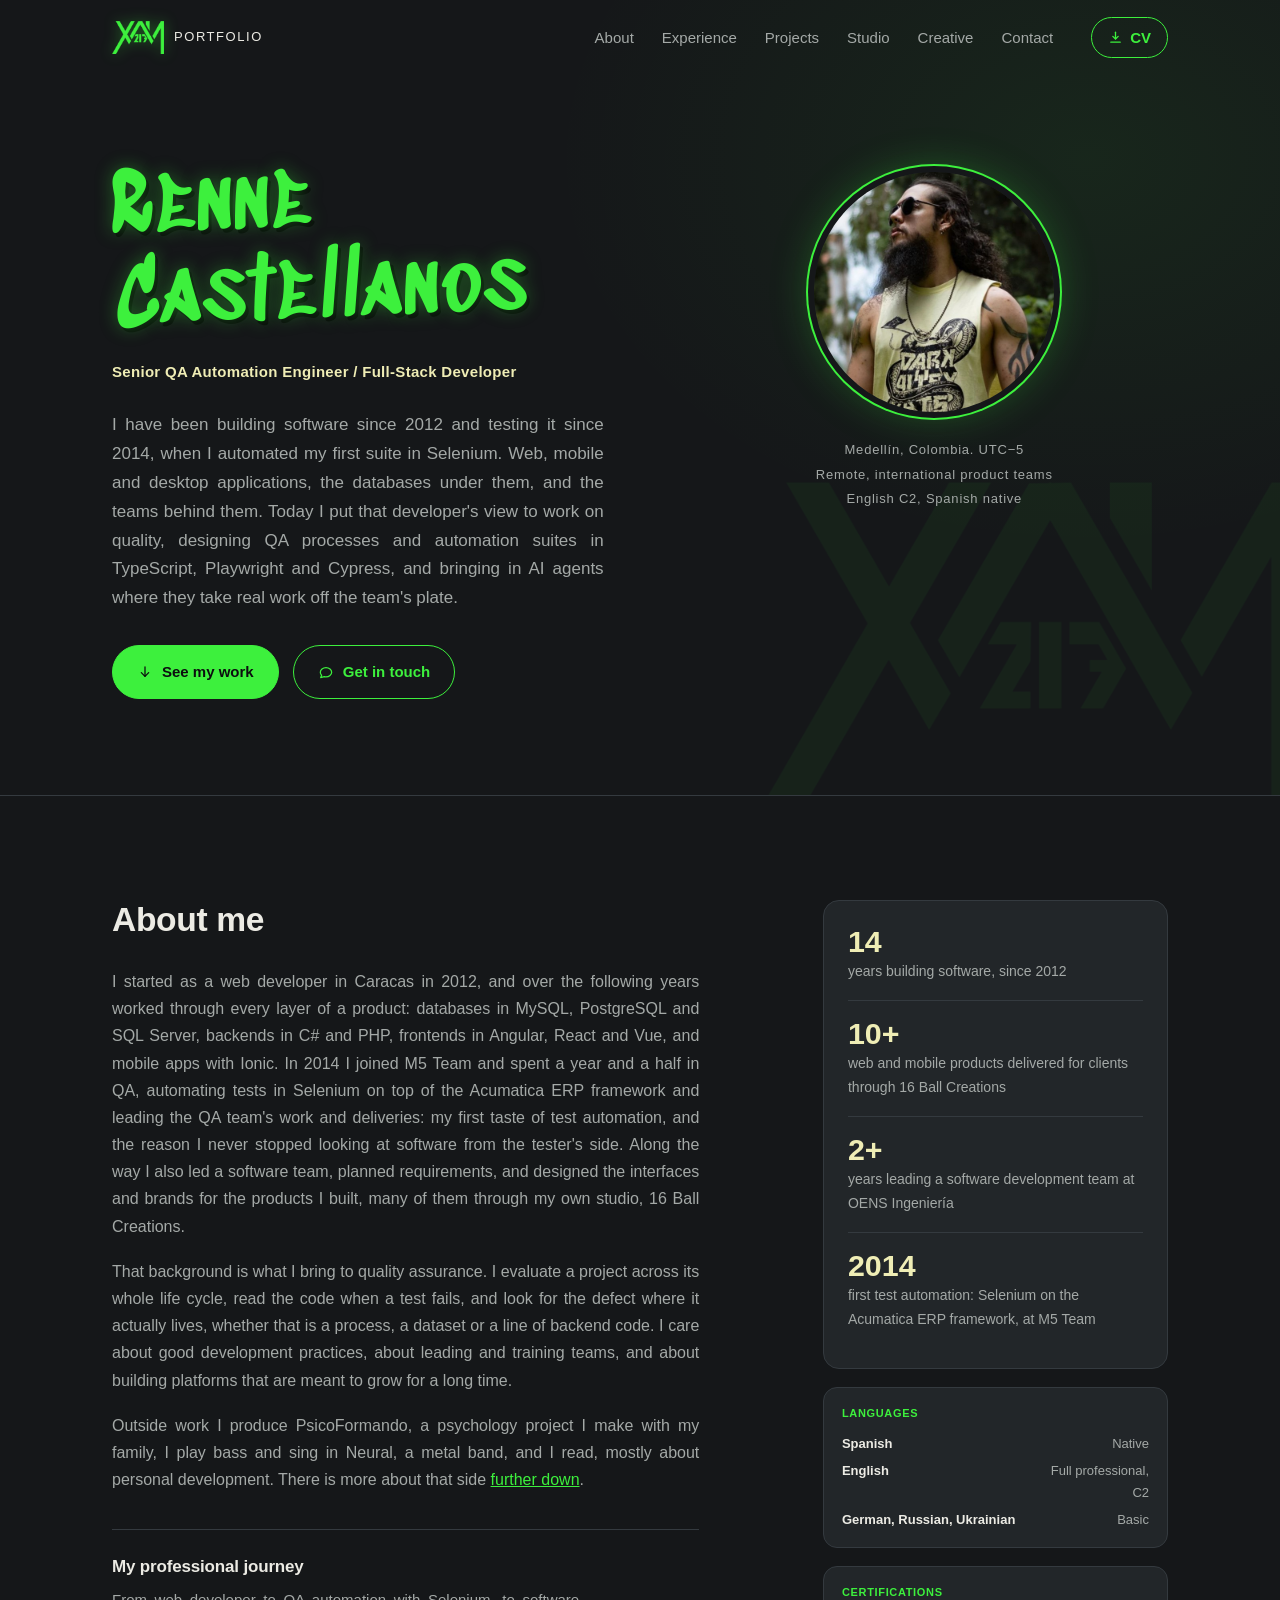
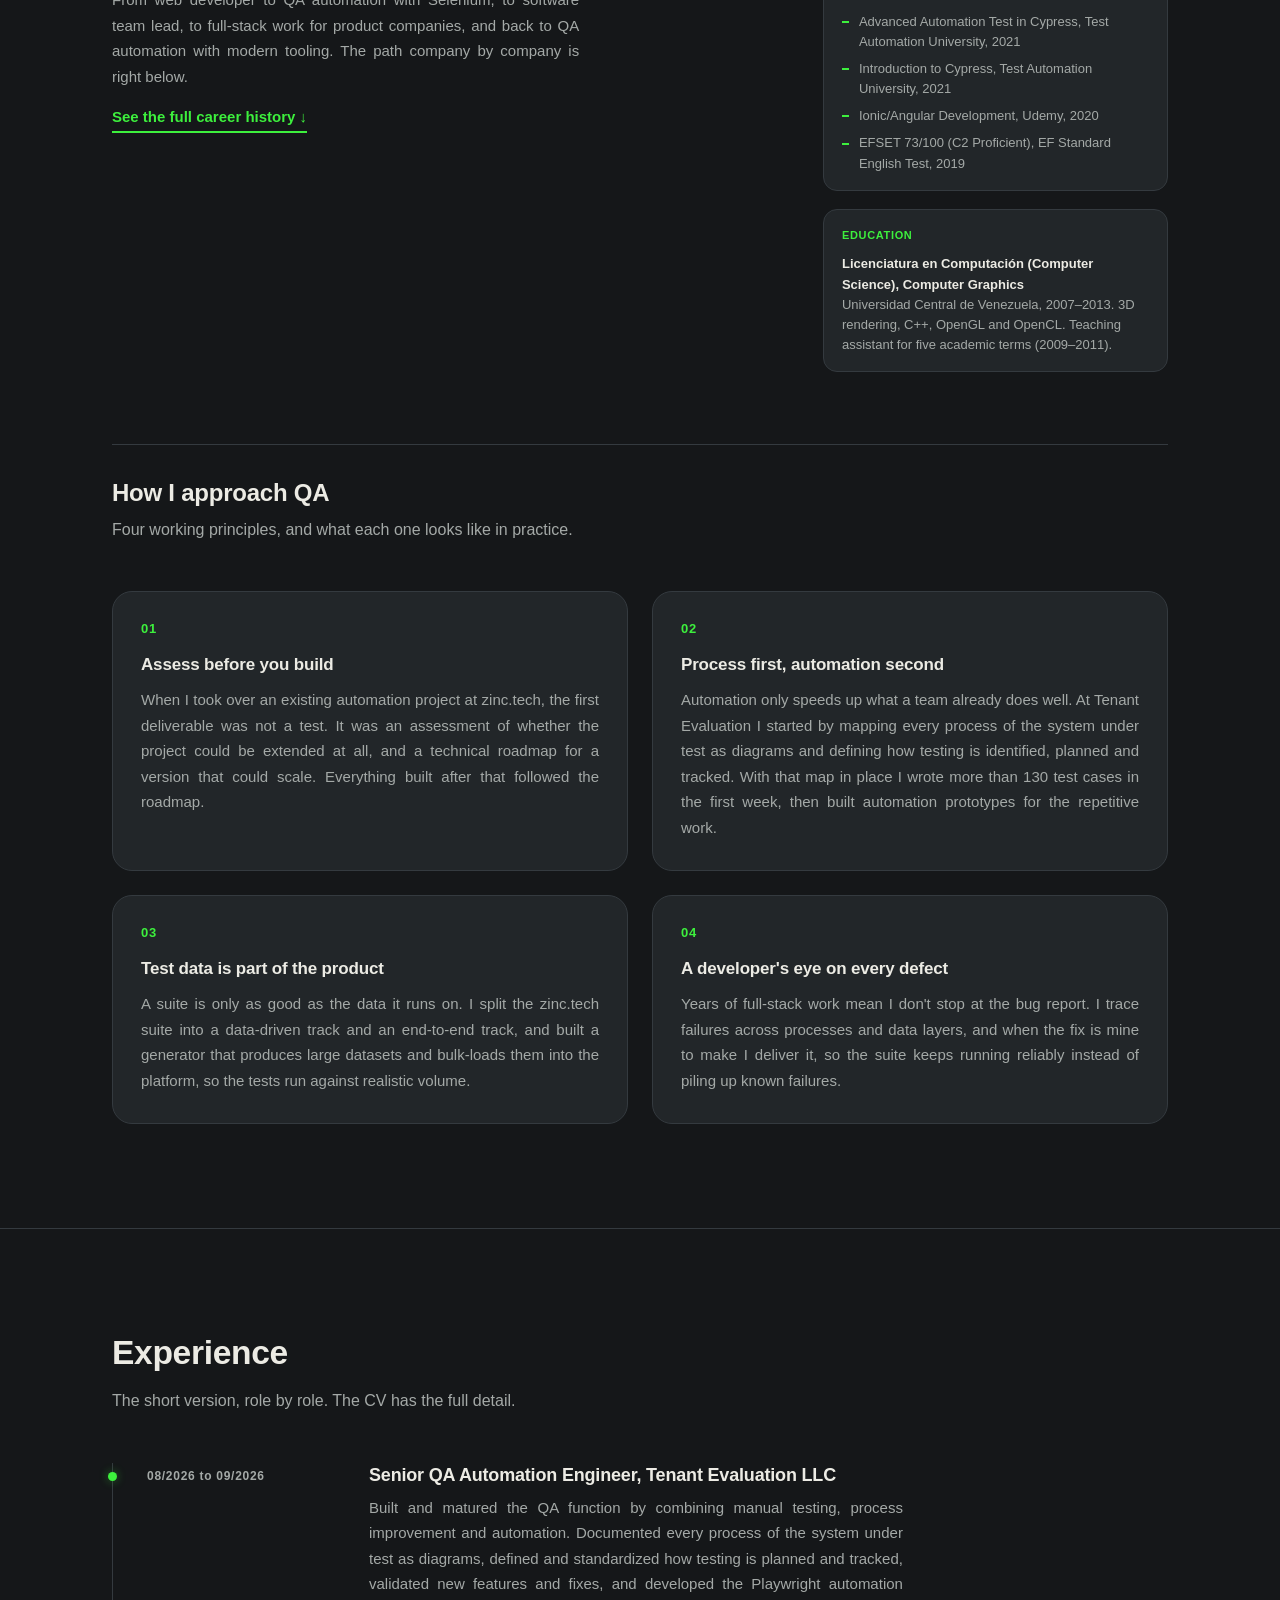
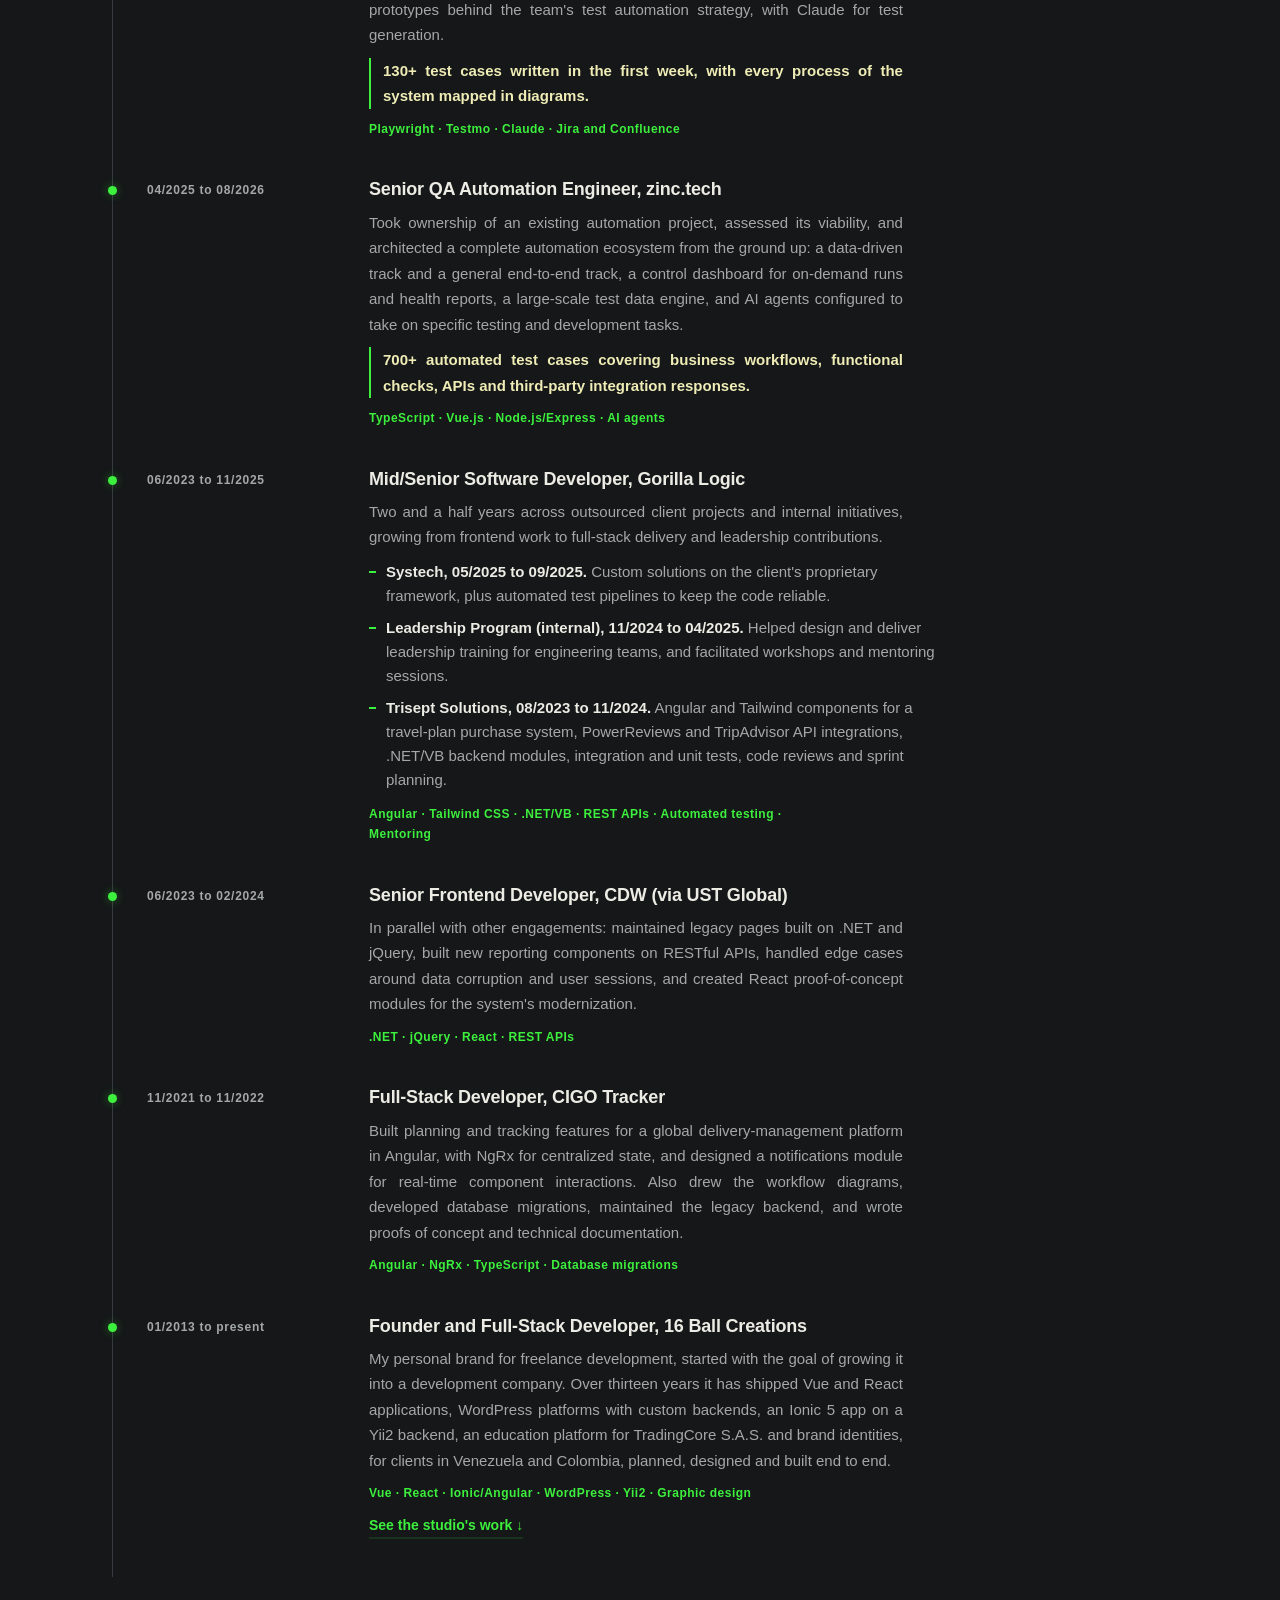
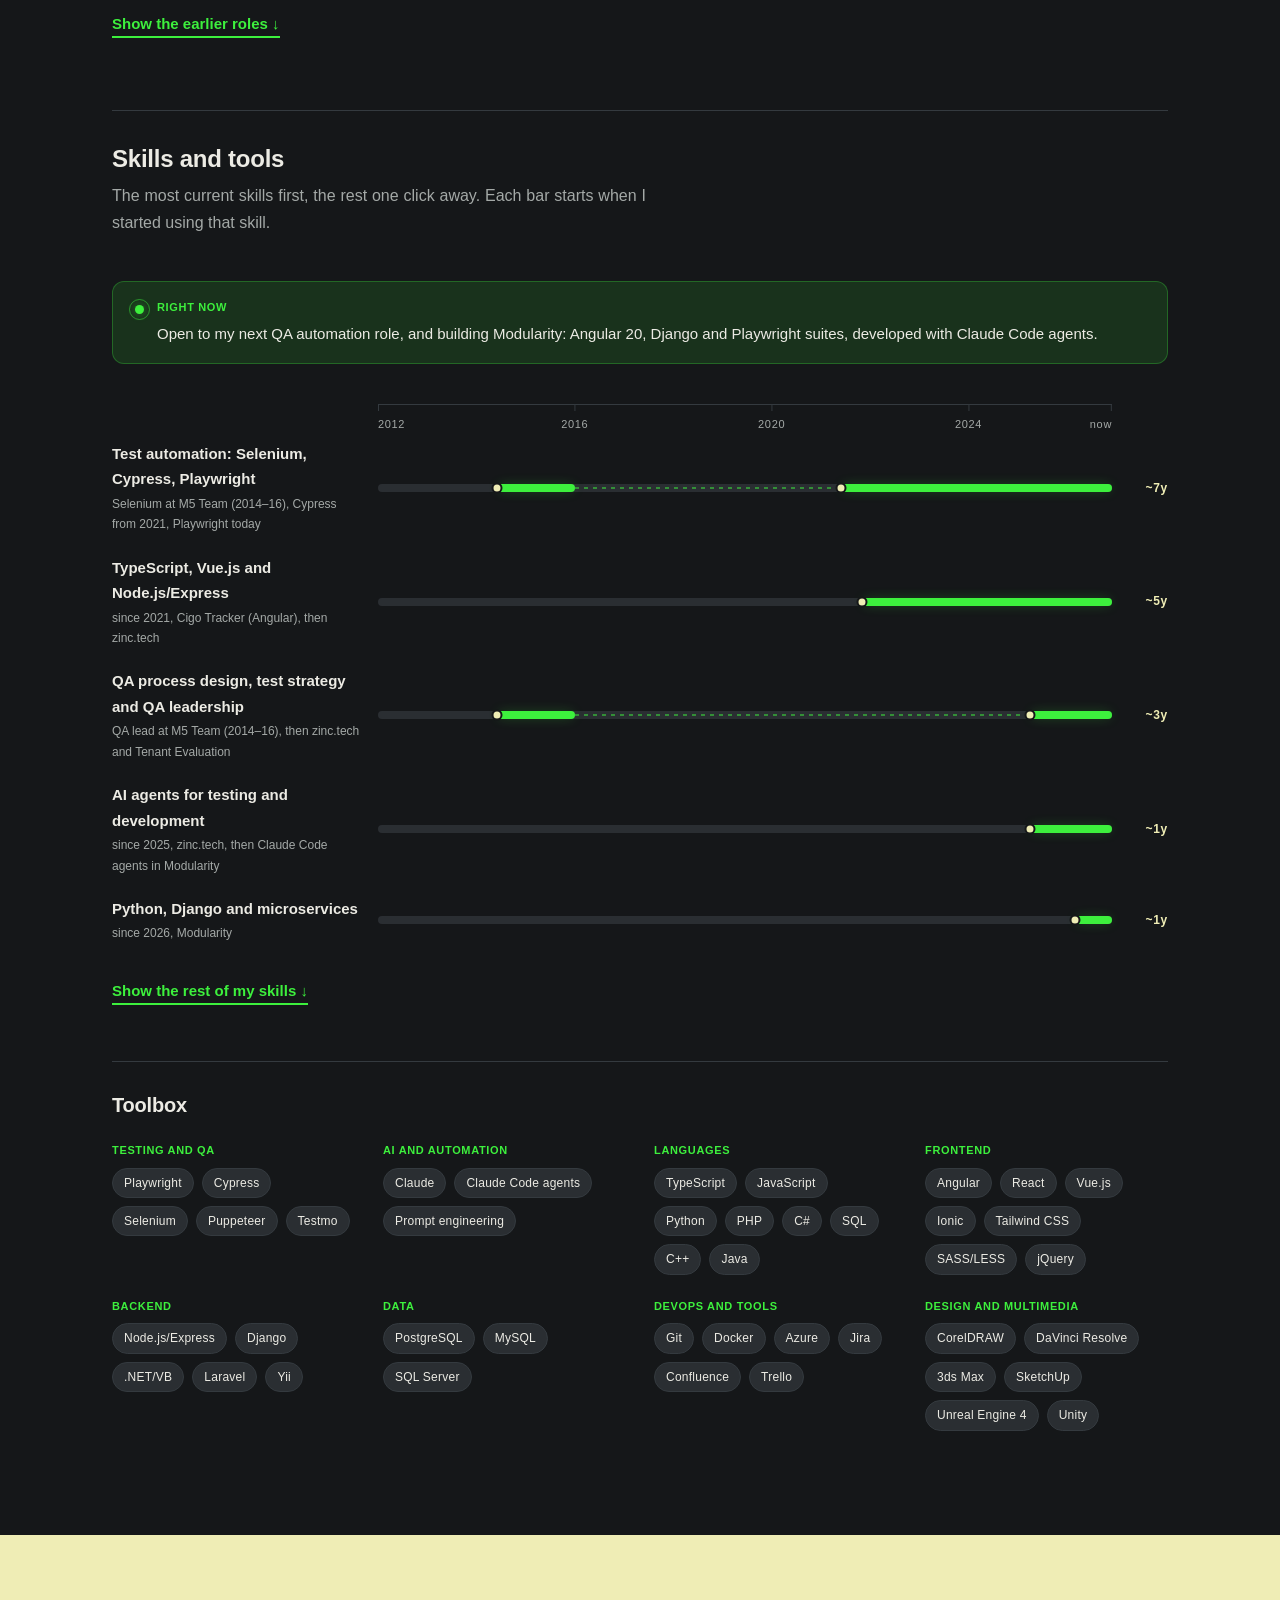
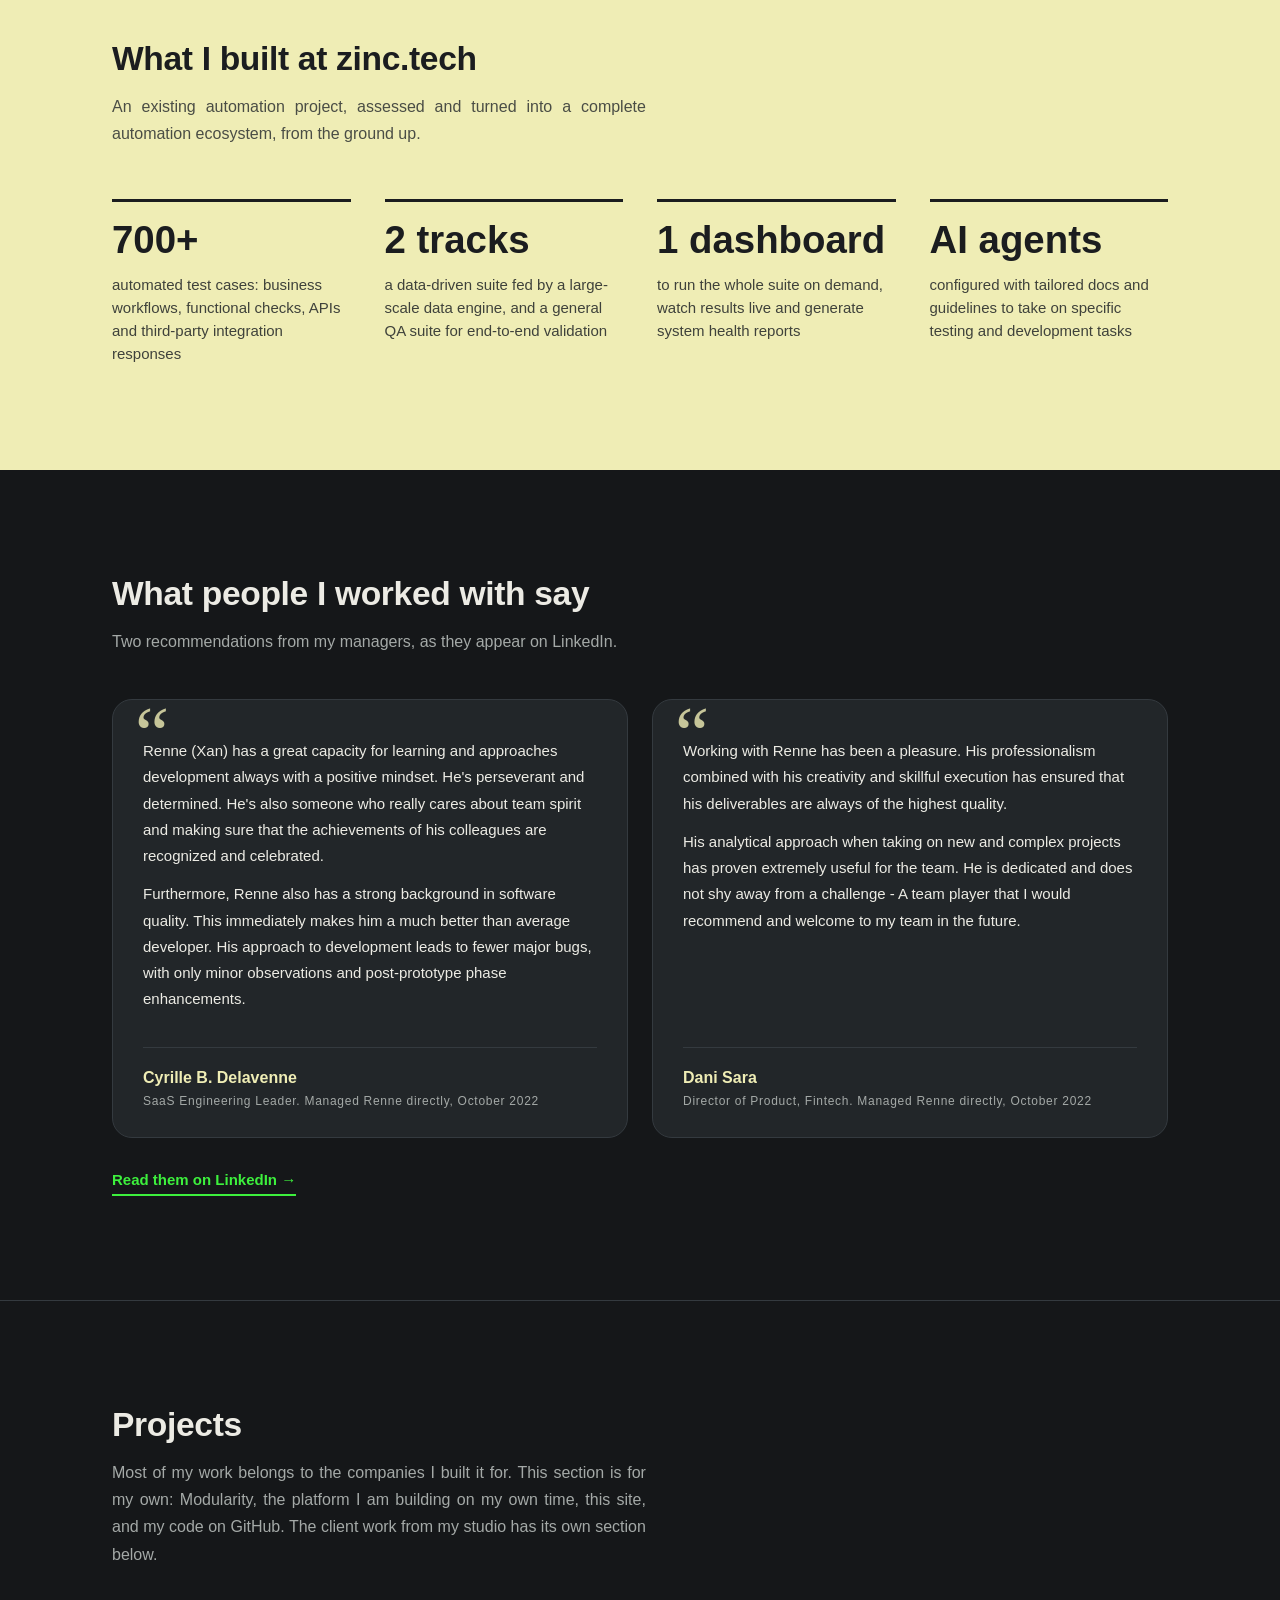
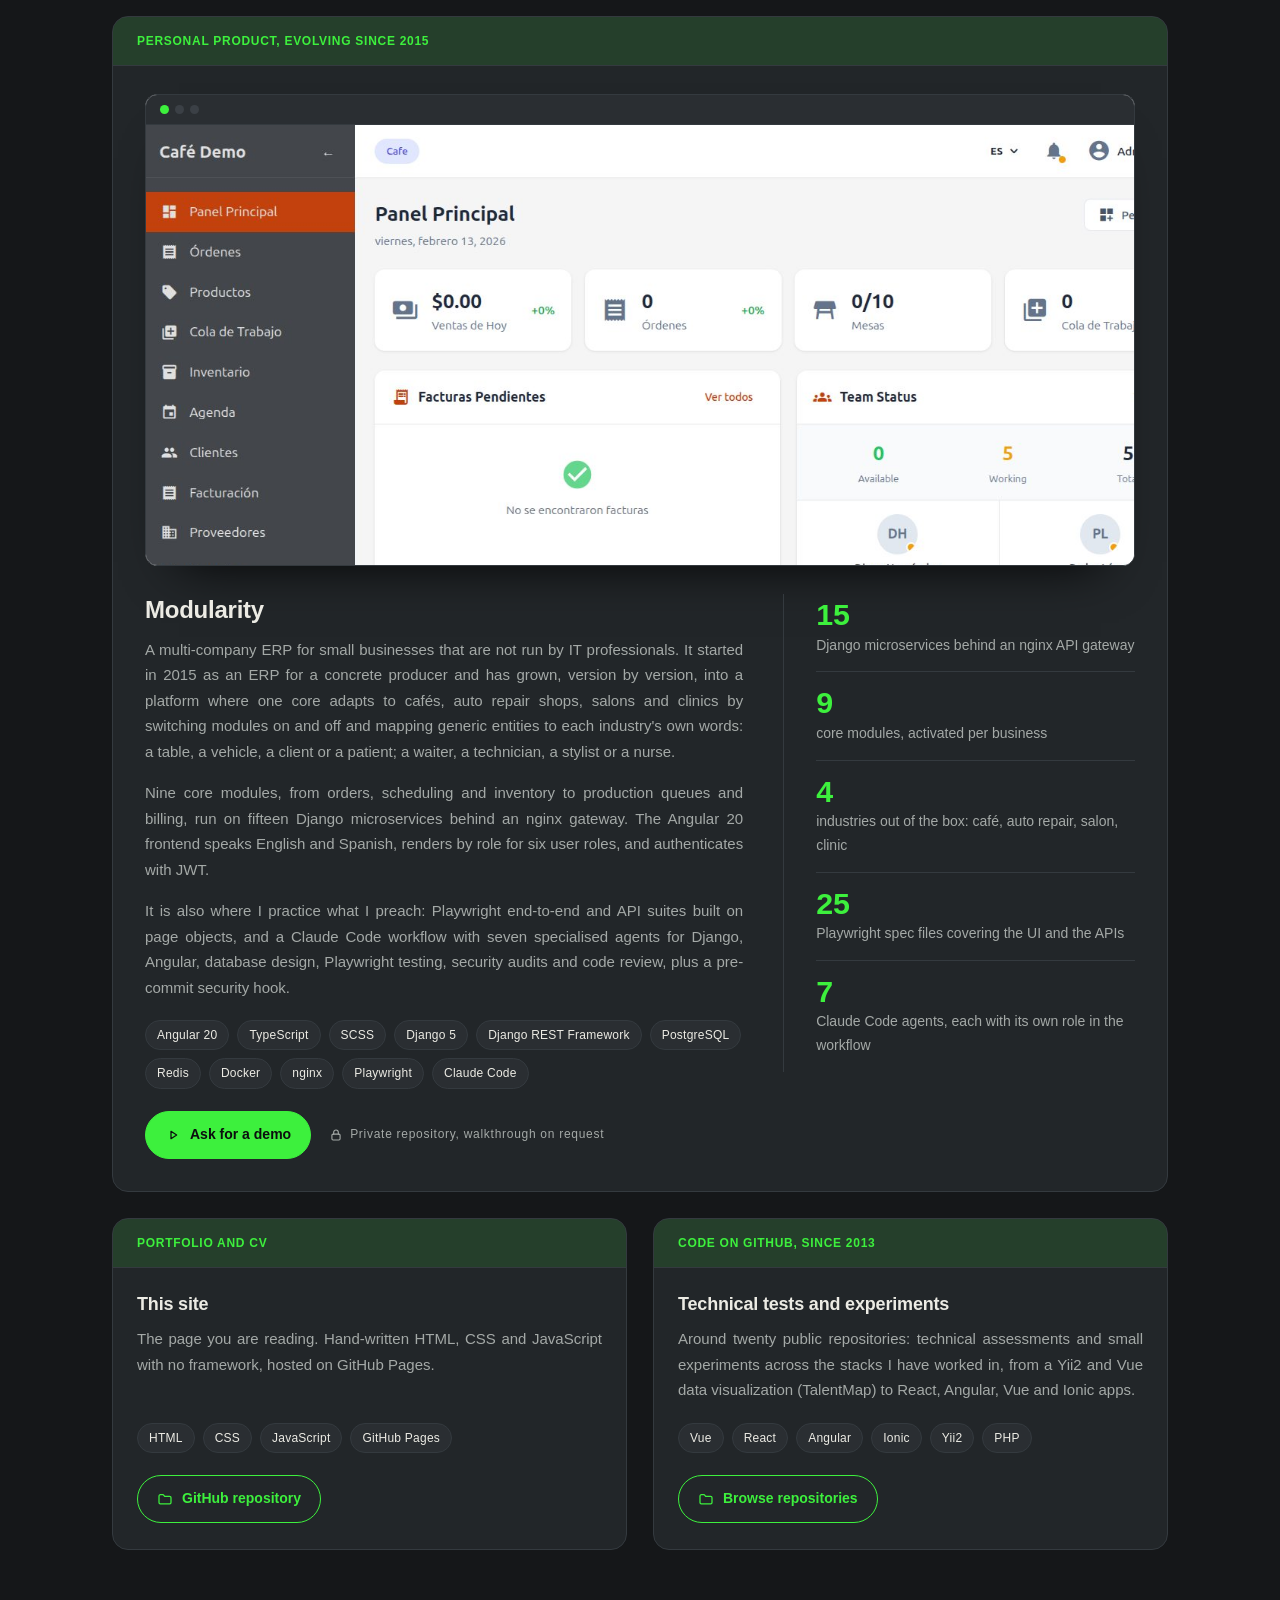
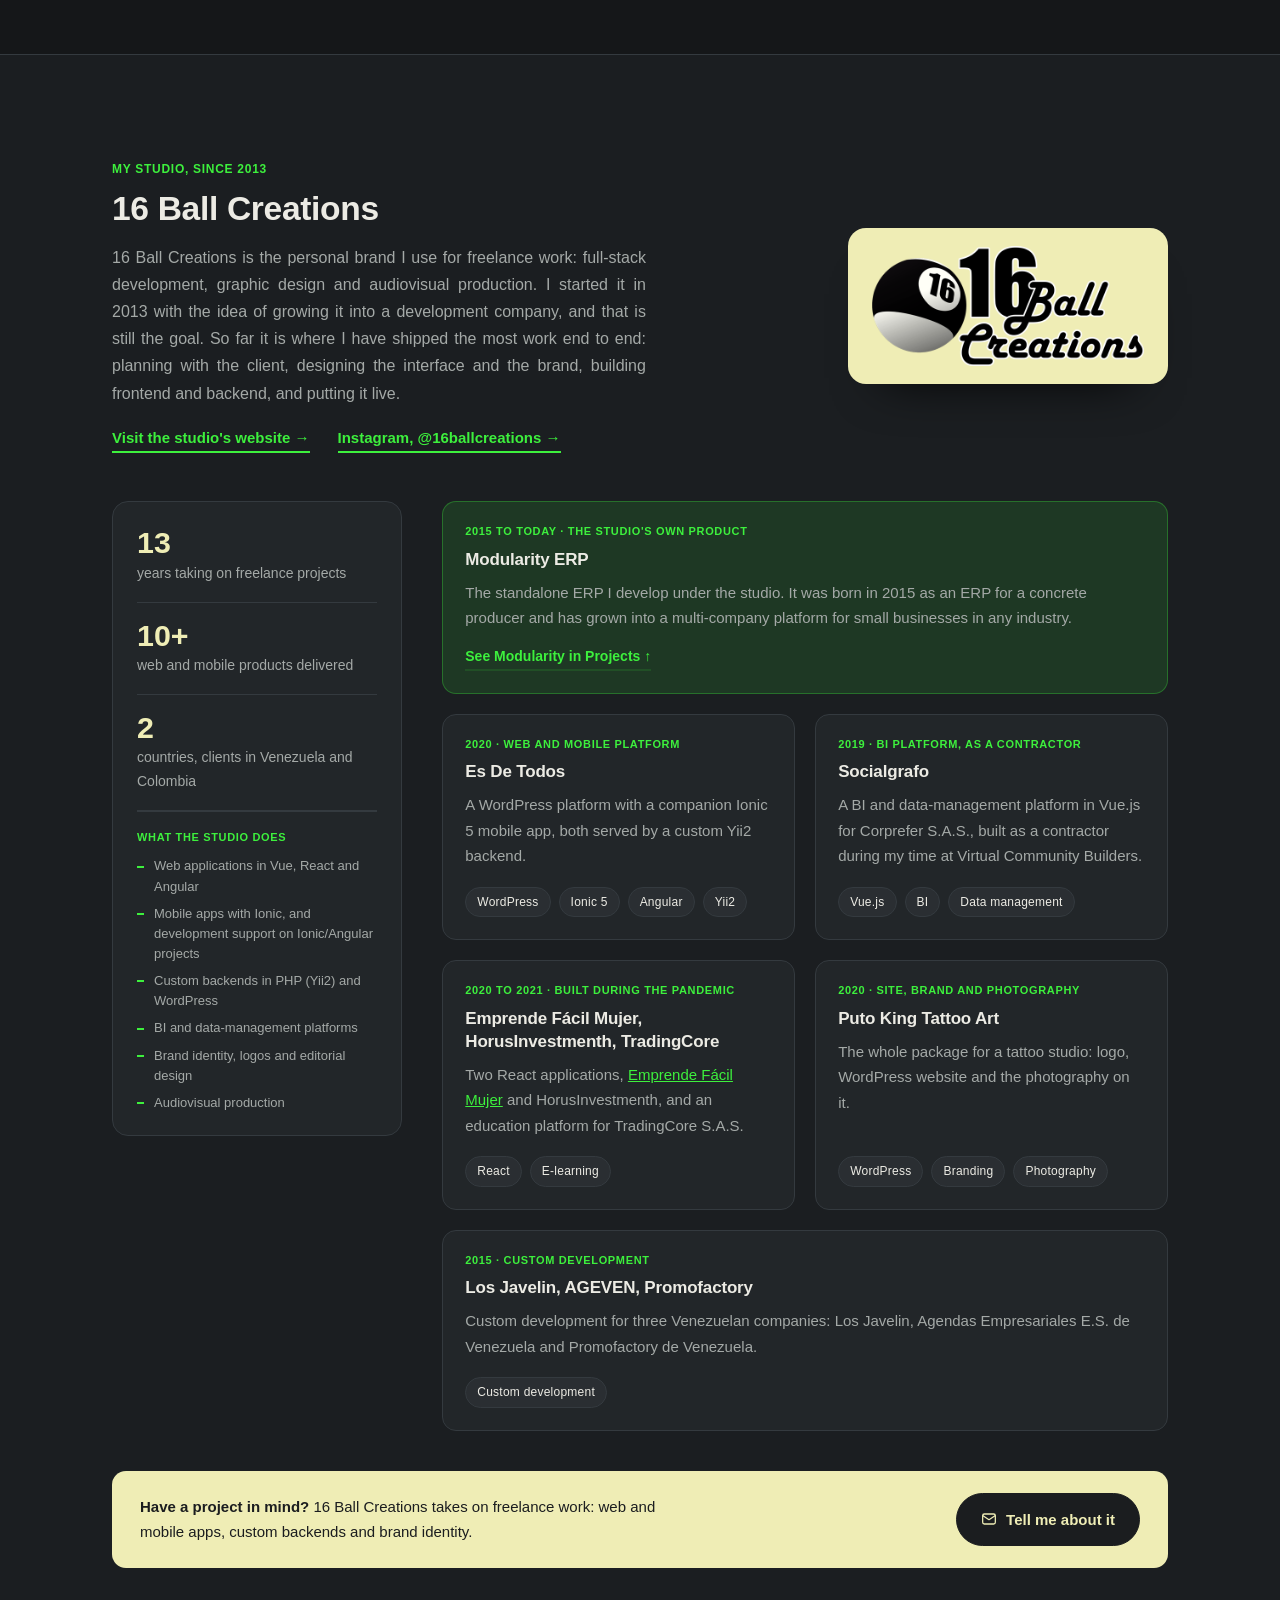
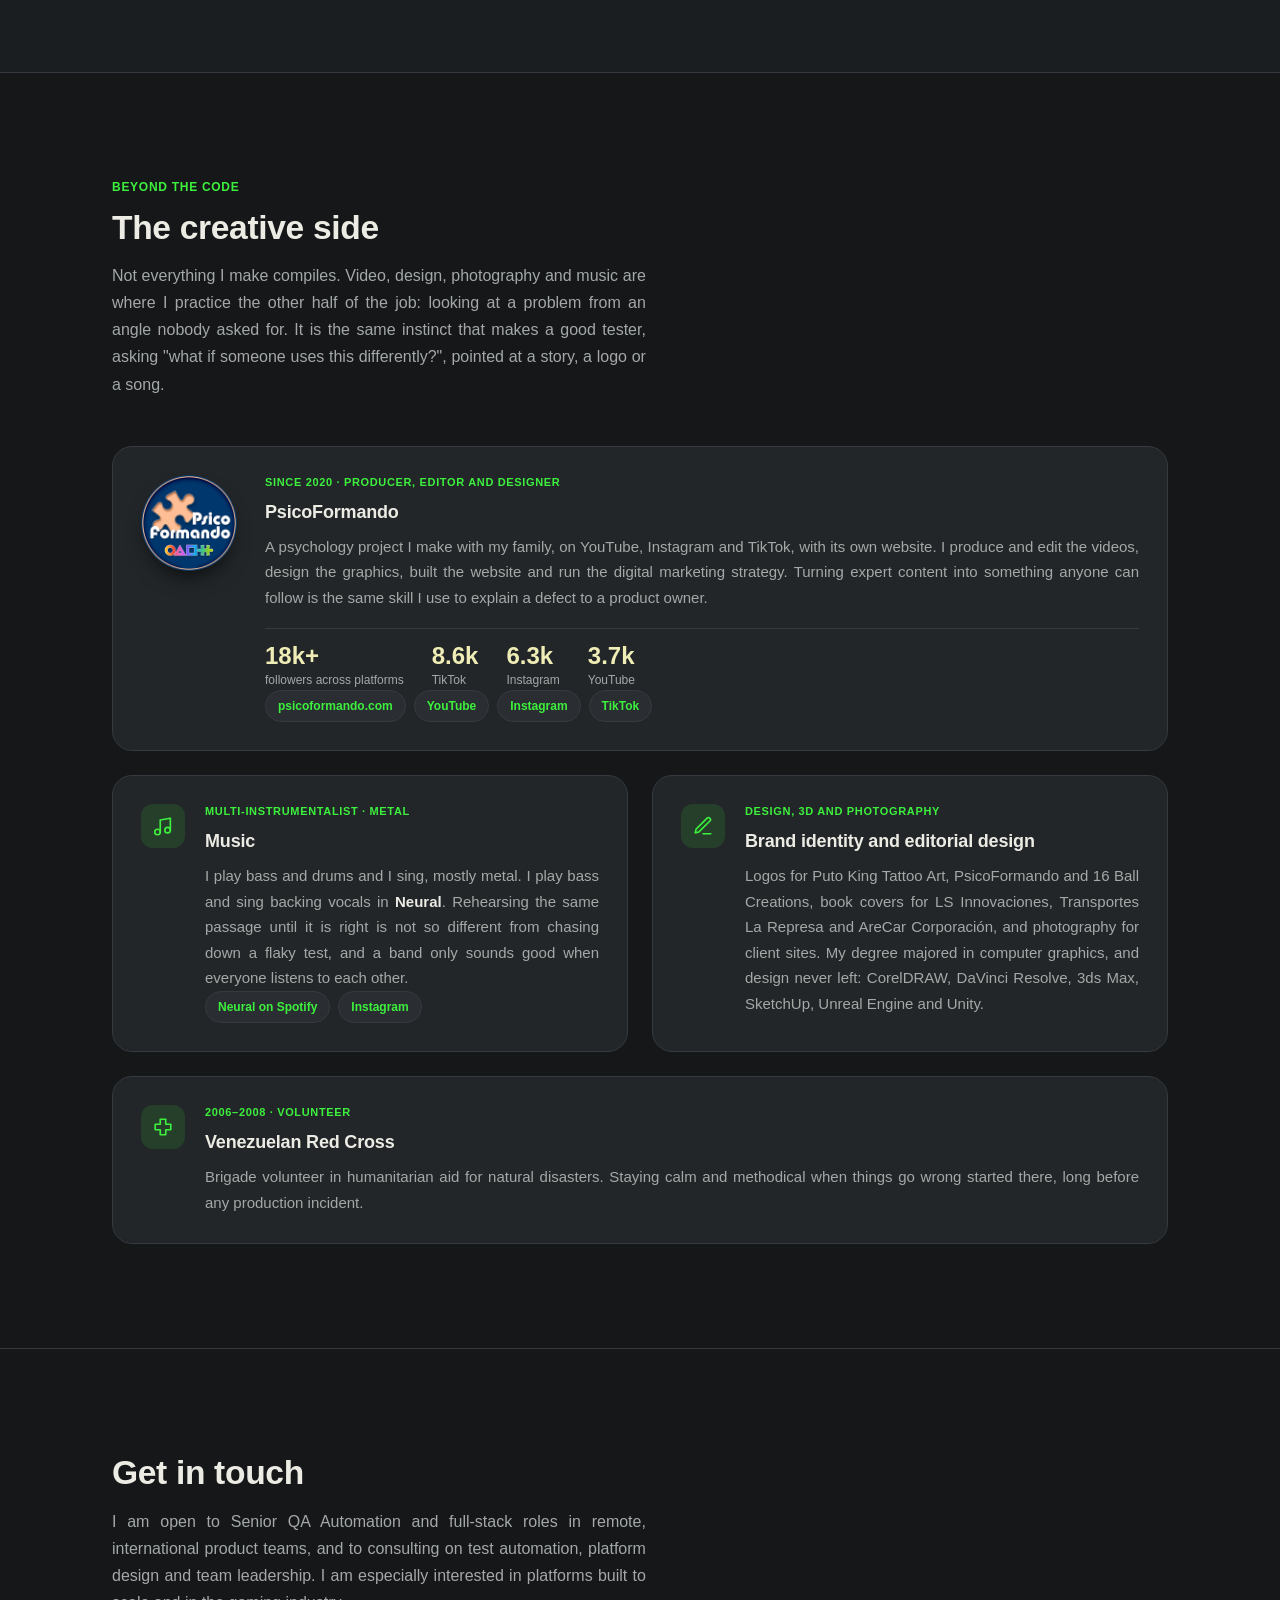
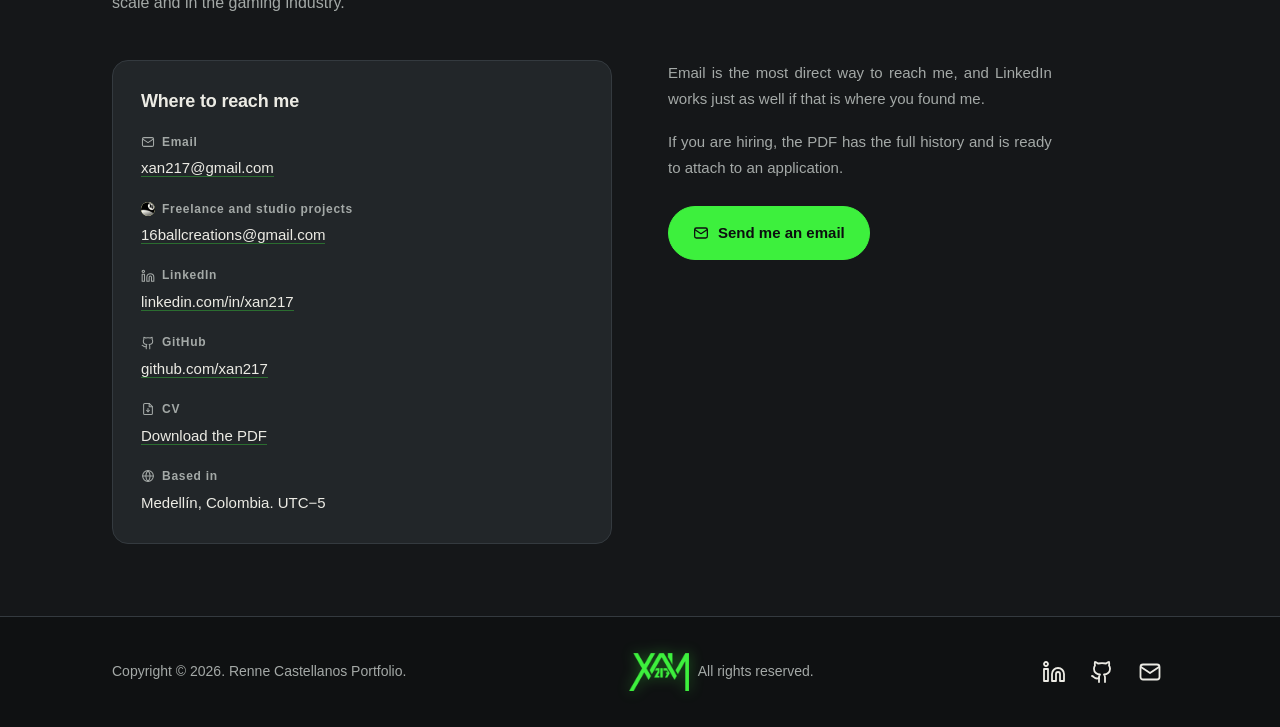
<file: index.html>
<!DOCTYPE html>
<html lang="en">
<head>
<meta charset="utf-8">
<meta name="viewport" content="width=device-width, initial-scale=1">
<title>Renne Castellanos, Senior QA Automation Engineer and Full-Stack Developer</title>
<meta name="description" content="Senior QA Automation Engineer and Full-Stack Developer building software since 2012. Playwright, Cypress, TypeScript, Vue, React, Angular, and AI agents for testing.">
<meta property="og:type" content="profile">
<meta property="og:title" content="Renne Castellanos, Senior QA Automation Engineer">
<meta property="og:description" content="Full-stack developer since 2012, now building QA processes and test automation with Playwright, Cypress, TypeScript and AI agents.">
<meta property="og:url" content="https://xan217.github.io/portfolio/">
<link rel="canonical" href="https://xan217.github.io/portfolio/">
<link rel="icon" href="assets/img/favicon.png?v=20260921b" type="image/png">
<link rel="preconnect" href="https://fonts.googleapis.com">
<link rel="preconnect" href="https://fonts.gstatic.com" crossorigin>
<link href="https://fonts.googleapis.com/css2?family=Sedgwick+Ave+Display&display=swap" rel="stylesheet">
<meta name="theme-color" content="#151719">
<link rel="stylesheet" href="assets/css/styles.css?v=20260921c">
</head>
<body>

<header class="site-header" id="siteHeader">
  <div class="wrap header-inner">
    <a class="monogram" href="#top"><span class="mark-tag" aria-hidden="true"><span class="brand-mark"></span></span><em>Portfolio</em></a>
    <button class="menu-btn" id="menuBtn" type="button" aria-expanded="false" aria-controls="siteNav" aria-label="Open the menu">
      <span class="menu-bars" aria-hidden="true"></span>
    </button>
    <nav class="nav" id="siteNav" aria-label="Main">
      <a href="#about">About</a>
      <a href="#experience">Experience</a>
      <a href="#projects">Projects</a>
      <a href="#studio">Studio</a>
      <a href="#creative">Creative</a>
      <a href="#contact">Contact</a>
      <a class="nav-page" href="assets/cv/Renne-Castellanos-CV.pdf?v=202609" download="Renne-Castellanos-CV.pdf" title="Download the CV (PDF)" aria-label="Download the CV (PDF)"><svg class="dl-icon" viewBox="0 0 24 24" width="15" height="15" aria-hidden="true" focusable="false" fill="none" stroke="currentColor" stroke-width="2.1" stroke-linecap="round" stroke-linejoin="round"><path d="M12 3.5v10.5"/><path d="M7.7 10.2 12 14.5l4.3-4.3"/><path d="M4.5 19.5h15"/></svg>CV</a>
    </nav>
  </div>
</header>

<main id="top">

  <!-- HERO -->
  <section class="hero">
    <div class="wrap hero-grid">
      <div class="hero-text">
        <h1>Renne Castellanos</h1>
        <p class="role">Senior QA Automation Engineer / Full-Stack Developer</p>
        <p class="bio">I have been building software since 2012 and testing it since 2014, when I automated my first suite in Selenium. Web, mobile and desktop applications, the databases under them, and the teams behind them. Today I put that developer's view to work on quality, designing QA processes and automation suites in TypeScript, Playwright and Cypress, and bringing in AI agents where they take real work off the team's plate.</p>
        <div class="hero-actions">
          <a class="btn btn-solid" href="#projects"><svg class="btn-icon" viewBox="0 0 24 24" width="16" height="16" aria-hidden="true" focusable="false" fill="none" stroke="currentColor" stroke-width="1.9" stroke-linecap="round" stroke-linejoin="round"><path d="M12 4.5v14"/><path d="M6.5 13 12 18.5 17.5 13"/></svg>See my work</a>
          <a class="btn btn-ghost" href="#contact"><svg class="btn-icon" viewBox="0 0 24 24" width="16" height="16" aria-hidden="true" focusable="false" fill="none" stroke="currentColor" stroke-width="1.9" stroke-linecap="round" stroke-linejoin="round"><path d="M20.5 12.4c0 3.9-3.8 7-8.5 7-.9 0-1.8-.1-2.6-.3L4 20.5l1.4-3.5C4 15.8 3.5 14.2 3.5 12.4c0-3.9 3.8-7 8.5-7s8.5 3.1 8.5 7z"/></svg>Get in touch</a>
        </div>
      </div>

      <div class="hero-side">
        <div class="avatar">
          <img src="assets/img/photo.jpg" alt="Renne Castellanos" width="600" height="600">
        </div>
        <p class="hero-meta">Medellín, Colombia. UTC&minus;5<br>Remote, international product teams<br>English C2, Spanish native</p>
      </div>
    </div>
  </section>

  <!-- ABOUT -->
  <section class="about" id="about">
    <div class="wrap">
      <div class="about-grid">
        <div class="about-body reveal">
          <h2>About me</h2>
          <p>I started as a web developer in Caracas in 2012, and over the following years worked through every layer of a product: databases in MySQL, PostgreSQL and SQL Server, backends in C# and PHP, frontends in Angular, React and Vue, and mobile apps with Ionic. In 2014 I joined M5 Team and spent a year and a half in QA, automating tests in Selenium on top of the Acumatica ERP framework and leading the QA team's work and deliveries: my first taste of test automation, and the reason I never stopped looking at software from the tester's side. Along the way I also led a software team, planned requirements, and designed the interfaces and brands for the products I built, many of them through my own studio, 16 Ball Creations.</p>
          <p>That background is what I bring to quality assurance. I evaluate a project across its whole life cycle, read the code when a test fails, and look for the defect where it actually lives, whether that is a process, a dataset or a line of backend code. I care about good development practices, about leading and training teams, and about building platforms that are meant to grow for a long time.</p>
          <p>Outside work I produce PsicoFormando, a psychology project I make with my family, I play bass and sing in Neural, a metal band, and I read, mostly about personal development. There is more about that side <a href="#creative">further down</a>.</p>

          <div class="journey">
            <h3>My professional journey</h3>
            <p>From web developer to QA automation with Selenium, to software team lead, to full-stack work for product companies, and back to QA automation with modern tooling. The path company by company is right below.</p>
            <a class="journey-link" href="#experience">See the full career history <span class="more-arrow">&darr;</span></a>
          </div>
        </div>

        <aside class="reveal">
          <div class="facts">
            <div class="fact"><div class="n">14</div><div class="k">years building software, since 2012</div></div>
            <div class="fact"><div class="n">10+</div><div class="k">web and mobile products delivered for clients through 16 Ball Creations</div></div>
            <div class="fact"><div class="n">2+</div><div class="k">years leading a software development team at OENS Ingeniería</div></div>
            <div class="fact"><div class="n">2014</div><div class="k">first test automation: Selenium on the Acumatica ERP framework, at M5 Team</div></div>
          </div>
          <div class="langs">
            <h4>Languages</h4>
            <dl>
              <dt>Spanish</dt><dd>Native</dd>
              <dt>English</dt><dd>Full professional, C2</dd>
              <dt>German, Russian, Ukrainian</dt><dd>Basic</dd>
            </dl>
          </div>
          <div class="langs">
            <h4>Certifications</h4>
            <ul class="cert-list">
              <li>Advanced Automation Test in Cypress, Test Automation University, 2021</li>
              <li>Introduction to Cypress, Test Automation University, 2021</li>
              <li>Ionic/Angular Development, Udemy, 2020</li>
              <li>EFSET 73/100 (C2 Proficient), EF Standard English Test, 2019</li>
            </ul>
          </div>
          <div class="langs">
            <h4>Education</h4>
            <p class="edu">Licenciatura en Computación (Computer Science), Computer Graphics<br><span>Universidad Central de Venezuela, 2007&ndash;2013. 3D rendering, C++, OpenGL and OpenCL. Teaching assistant for five academic terms (2009&ndash;2011).</span></p>
          </div>
        </aside>
      </div>

      <div class="subblock reveal">
        <h3 class="subhead">How I approach QA</h3>
        <p class="section-intro">Four working principles, and what each one looks like in practice.</p>
      </div>

      <div class="principles">
        <div class="principle reveal"><span class="principle-n">01</span>
          <h3>Assess before you build</h3>
          <p>When I took over an existing automation project at zinc.tech, the first deliverable was not a test. It was an assessment of whether the project could be extended at all, and a technical roadmap for a version that could scale. Everything built after that followed the roadmap.</p>
        </div>
        <div class="principle reveal"><span class="principle-n">02</span>
          <h3>Process first, automation second</h3>
          <p>Automation only speeds up what a team already does well. At Tenant Evaluation I started by mapping every process of the system under test as diagrams and defining how testing is identified, planned and tracked. With that map in place I wrote more than 130 test cases in the first week, then built automation prototypes for the repetitive work.</p>
        </div>
        <div class="principle reveal"><span class="principle-n">03</span>
          <h3>Test data is part of the product</h3>
          <p>A suite is only as good as the data it runs on. I split the zinc.tech suite into a data-driven track and an end-to-end track, and built a generator that produces large datasets and bulk-loads them into the platform, so the tests run against realistic volume.</p>
        </div>
        <div class="principle reveal"><span class="principle-n">04</span>
          <h3>A developer's eye on every defect</h3>
          <p>Years of full-stack work mean I don't stop at the bug report. I trace failures across processes and data layers, and when the fix is mine to make I deliver it, so the suite keeps running reliably instead of piling up known failures.</p>
        </div>
      </div>
    </div>
  </section>

  <!-- EXPERIENCE -->
  <section id="experience">
    <div class="wrap">
      <div class="reveal">
        <h2>Experience</h2>
        <p class="section-intro">The short version, role by role. The CV has the full detail.</p>
      </div>

      <div class="timeline" id="timeline">
        <article class="tl-item reveal">
          <p class="tl-when">08/2026 to 09/2026</p>
          <div class="tl-body">
            <h3>Senior QA Automation Engineer, Tenant Evaluation LLC</h3>
            <p>Built and matured the QA function by combining manual testing, process improvement and automation. Documented every process of the system under test as diagrams, defined and standardized how testing is planned and tracked, validated new features and fixes, and developed the Playwright automation prototypes behind the team's test automation strategy, with Claude for test generation.</p>
            <p class="tl-result">130+ test cases written in the first week, with every process of the system mapped in diagrams.</p>
            <p class="tl-stack">Playwright &middot; Testmo &middot; Claude &middot; Jira and Confluence</p>
          </div>
        </article>

        <article class="tl-item reveal">
          <p class="tl-when">04/2025 to 08/2026</p>
          <div class="tl-body">
            <h3>Senior QA Automation Engineer, zinc.tech</h3>
            <p>Took ownership of an existing automation project, assessed its viability, and architected a complete automation ecosystem from the ground up: a data-driven track and a general end-to-end track, a control dashboard for on-demand runs and health reports, a large-scale test data engine, and AI agents configured to take on specific testing and development tasks.</p>
            <p class="tl-result">700+ automated test cases covering business workflows, functional checks, APIs and third-party integration responses.</p>
            <p class="tl-stack">TypeScript &middot; Vue.js &middot; Node.js/Express &middot; AI agents</p>
          </div>
        </article>

        <article class="tl-item reveal">
          <p class="tl-when">06/2023 to 11/2025</p>
          <div class="tl-body">
            <h3>Mid/Senior Software Developer, Gorilla Logic</h3>
            <p>Two and a half years across outsourced client projects and internal initiatives, growing from frontend work to full-stack delivery and leadership contributions.</p>
            <ul class="tl-projects">
              <li><span class="tl-proj">Systech, 05/2025 to 09/2025.</span> Custom solutions on the client's proprietary framework, plus automated test pipelines to keep the code reliable.</li>
              <li><span class="tl-proj">Leadership Program (internal), 11/2024 to 04/2025.</span> Helped design and deliver leadership training for engineering teams, and facilitated workshops and mentoring sessions.</li>
              <li><span class="tl-proj">Trisept Solutions, 08/2023 to 11/2024.</span> Angular and Tailwind components for a travel-plan purchase system, PowerReviews and TripAdvisor API integrations, .NET/VB backend modules, integration and unit tests, code reviews and sprint planning.</li>
            </ul>
            <p class="tl-stack">Angular &middot; Tailwind CSS &middot; .NET/VB &middot; REST APIs &middot; Automated testing &middot; Mentoring</p>
          </div>
        </article>

        <article class="tl-item reveal">
          <p class="tl-when">06/2023 to 02/2024</p>
          <div class="tl-body">
            <h3>Senior Frontend Developer, CDW (via UST Global)</h3>
            <p>In parallel with other engagements: maintained legacy pages built on .NET and jQuery, built new reporting components on RESTful APIs, handled edge cases around data corruption and user sessions, and created React proof-of-concept modules for the system's modernization.</p>
            <p class="tl-stack">.NET &middot; jQuery &middot; React &middot; REST APIs</p>
          </div>
        </article>

        <article class="tl-item reveal">
          <p class="tl-when">11/2021 to 11/2022</p>
          <div class="tl-body">
            <h3>Full-Stack Developer, CIGO Tracker</h3>
            <p>Built planning and tracking features for a global delivery-management platform in Angular, with NgRx for centralized state, and designed a notifications module for real-time component interactions. Also drew the workflow diagrams, developed database migrations, maintained the legacy backend, and wrote proofs of concept and technical documentation.</p>
            <p class="tl-stack">Angular &middot; NgRx &middot; TypeScript &middot; Database migrations</p>
          </div>
        </article>

        <article class="tl-item reveal">
          <p class="tl-when">01/2013 to present</p>
          <div class="tl-body">
            <h3>Founder and Full-Stack Developer, 16 Ball Creations</h3>
            <p>My personal brand for freelance development, started with the goal of growing it into a development company. Over thirteen years it has shipped Vue and React applications, WordPress platforms with custom backends, an Ionic 5 app on a Yii2 backend, an education platform for TradingCore S.A.S. and brand identities, for clients in Venezuela and Colombia, planned, designed and built end to end.</p>
            <p class="tl-stack">Vue &middot; React &middot; Ionic/Angular &middot; WordPress &middot; Yii2 &middot; Graphic design</p>
            <a class="tl-link" href="#studio">See the studio's work <span class="more-arrow">&darr;</span></a>
          </div>
        </article>

        <article class="tl-item tl-extra reveal">
          <p class="tl-when">12/2018 to 01/2020</p>
          <div class="tl-body">
            <h3>Full-Stack Developer, Virtual Community Builders S.A.S.</h3>
            <p>Built employment, entrepreneurship and training platforms for Medellín's digital-government initiative, custom WordPress and BI platforms for enterprise clients such as NewStetic and CED Antioquia, and integrated AI assistants (Watson and Dialogflow) into Moodle learning platforms. Led database modeling, technical documentation and Git administration, and mentored junior developers.</p>
            <p class="tl-stack">WordPress &middot; Moodle &middot; Watson/Dialogflow &middot; BI &middot; Mentoring</p>
          </div>
        </article>

        <article class="tl-item tl-extra reveal">
          <p class="tl-when">07/2018 to 12/2018</p>
          <div class="tl-body">
            <h3>Freelance Software Developer, Vennex Group S.A.S.</h3>
            <p>Optimized code and SQL scripts for the CUP CMS platform, ran data cleanup, migration and restructuring for a government client (INCIVA), guided junior developers and helped plan the team's work.</p>
            <p class="tl-stack">SQL &middot; Data migration &middot; CMS</p>
          </div>
        </article>

        <article class="tl-item tl-extra reveal">
          <p class="tl-when">11/2015 to 03/2018</p>
          <div class="tl-body">
            <h3>Software Development Lead, OENS Ingeniería</h3>
            <p>Led a development team building web-based industrial control systems and ERP tools, deeply integrated with production: requirement planning, UX, database design and team management. Delivered two major versions of SCPC, a concrete production control system (2015 and 2017), SICAP for LafargeHolcim, and the first Modularity ERP, the seed of the multi-company platform I still develop today. Also consulted on Microsoft Office 365.</p>
            <p class="tl-stack">Team leadership &middot; Requirement planning &middot; UX &middot; Database design</p>
          </div>
        </article>

        <article class="tl-item tl-extra reveal">
          <p class="tl-when">01/2016 to 11/2016</p>
          <div class="tl-body">
            <h3>Full-Stack Developer, Buenacausa.org</h3>
            <p>Developed the platform on Yii Framework 1.1.</p>
            <p class="tl-stack">PHP &middot; Yii 1.1</p>
          </div>
        </article>

        <article class="tl-item tl-extra reveal">
          <p class="tl-when">06/2014 to 01/2016</p>
          <div class="tl-body">
            <h3>QA Automation Lead, M5 Team</h3>
            <p>My first role in QA and test automation, for a year and a half. Automated tests with Selenium on the Acumatica ERP framework, led the QA team by managing the work and organizing deliveries, and tested, and helped build, modules for Acumatica ERP such as Service Management.</p>
            <p class="tl-stack">Selenium &middot; Acumatica ERP &middot; Team lead &middot; Functional and regression testing</p>
          </div>
        </article>

        <article class="tl-item tl-extra reveal">
          <p class="tl-when">01/2012 to 09/2014</p>
          <div class="tl-body">
            <h3>Earlier roles</h3>
            <p>Web developer at Güep Group, building websites for artists and professionals across industries, and at 4Geeks, building landing pages and corporate sites. Also a short stint at MirrorHouse Games on an unreleased browser game, SummerFarm.</p>
          </div>
        </article>
      </div>

      <button class="more" id="moreTimeline" type="button" aria-expanded="false" aria-controls="timeline">Show the earlier roles &darr;</button>

      <div class="subblock reveal">
        <h3 class="subhead">Skills and tools</h3>
        <p class="section-intro">The most current skills first, the rest one click away. Each bar starts when I started using that skill.</p>
      </div>

      <div class="skills-now reveal">
        <span class="now-dot" aria-hidden="true"></span>
        <p><strong>Right now</strong>Open to my next QA automation role, and building Modularity: Angular 20, Django and Playwright suites, developed with Claude Code agents.</p>
      </div>

      <div class="skills-timeline reveal" id="skillsGrid" data-start="2012-01">
        <div class="t-axis" aria-hidden="true">
          <span data-year="2012">2012</span>
          <span data-year="2016">2016</span>
          <span data-year="2020">2020</span>
          <span data-year="2024">2024</span>
          <span data-year="now">now</span>
        </div>
        <div class="t-rows">
          <div class="t-row" data-periods="2014-06:2016-01,2021-06:now">
            <div class="t-label"><span class="t-nm">Test automation: Selenium, Cypress, Playwright</span><span class="t-since">Selenium at M5 Team (2014&ndash;16), Cypress from 2021, Playwright today</span></div>
            <div class="t-track"></div>
            <span class="t-yrs">~6y</span>
          </div>
          <div class="t-row" data-since="2021-11">
            <div class="t-label"><span class="t-nm">TypeScript, Vue.js and Node.js/Express</span><span class="t-since">since 2021, Cigo Tracker (Angular), then zinc.tech</span></div>
            <div class="t-track"><span class="t-fill"></span><span class="t-dot"></span></div>
            <span class="t-yrs">~5y</span>
          </div>
          <div class="t-row" data-periods="2014-06:2016-01,2025-04:now">
            <div class="t-label"><span class="t-nm">QA process design, test strategy and QA leadership</span><span class="t-since">QA lead at M5 Team (2014&ndash;16), then zinc.tech and Tenant Evaluation</span></div>
            <div class="t-track"></div>
            <span class="t-yrs">~2y</span>
          </div>
          <div class="t-row" data-since="2025-04">
            <div class="t-label"><span class="t-nm">AI agents for testing and development</span><span class="t-since">since 2025, zinc.tech, then Claude Code agents in Modularity</span></div>
            <div class="t-track"><span class="t-fill"></span><span class="t-dot"></span></div>
            <span class="t-yrs">~1y</span>
          </div>
          <div class="t-row" data-since="2026-03">
            <div class="t-label"><span class="t-nm">Python, Django and microservices</span><span class="t-since">since 2026, Modularity</span></div>
            <div class="t-track"><span class="t-fill"></span><span class="t-dot"></span></div>
            <span class="t-yrs">~1y</span>
          </div>
          <div class="t-row t-extra" data-since="2012-01">
            <div class="t-label"><span class="t-nm">Frontend: JavaScript, Angular, React, Vue</span><span class="t-since">since 2012, 4Geeks and Güep Group</span></div>
            <div class="t-track"><span class="t-fill"></span><span class="t-dot"></span></div>
            <span class="t-yrs">~14y</span>
          </div>
          <div class="t-row t-extra" data-since="2012-05">
            <div class="t-label"><span class="t-nm">Backend: PHP (Yii, Laravel), C#/.NET, Node.js</span><span class="t-since">since 2012, Güep Group, then M5 Team, OENS and Gorilla Logic</span></div>
            <div class="t-track"><span class="t-fill"></span><span class="t-dot"></span></div>
            <span class="t-yrs">~14y</span>
          </div>
          <div class="t-row t-extra" data-since="2012-05">
            <div class="t-label"><span class="t-nm">Databases: MySQL, PostgreSQL, SQL Server</span><span class="t-since">since 2012, design and development</span></div>
            <div class="t-track"><span class="t-fill"></span><span class="t-dot"></span></div>
            <span class="t-yrs">~14y</span>
          </div>
          <div class="t-row t-extra" data-since="2014-06">
            <div class="t-label"><span class="t-nm">Manual and functional testing</span><span class="t-since">since 2014, M5 Team (Acumatica ERP)</span></div>
            <div class="t-track"><span class="t-fill"></span><span class="t-dot"></span></div>
            <span class="t-yrs">~12y</span>
          </div>
          <div class="t-row t-extra" data-since="2014-06">
            <div class="t-label"><span class="t-nm">Team leadership, mentoring and Scrum</span><span class="t-since">since 2014, M5 Team, then OENS, VCB and Gorilla Logic's leadership program</span></div>
            <div class="t-track"><span class="t-fill"></span><span class="t-dot"></span></div>
            <span class="t-yrs">~11y</span>
          </div>
          <div class="t-row t-extra" data-since="2013-01">
            <div class="t-label"><span class="t-nm">Graphic design, brand identity and UI</span><span class="t-since">since 2013, 16 Ball Creations</span></div>
            <div class="t-track"><span class="t-fill"></span><span class="t-dot"></span></div>
            <span class="t-yrs">~14y</span>
          </div>
        </div>
      </div>
      <button class="more" id="moreSkills" type="button" aria-expanded="false" aria-controls="skillsGrid">Show the rest of my skills &darr;</button>
      <p class="skills-earlier skills-earlier-extra">Earlier in my career, no longer my daily stack: WordPress sites and custom PHP &middot; Ionic 5 with a Yii2 backend &middot; Selenium on the Acumatica ERP framework (M5 Team, 2014&ndash;16).</p>

      <div class="toolbox reveal">
        <h3 class="toolbox-title">Toolbox</h3>
        <dl class="toolbox-grid">
          <div><dt>Testing and QA</dt><dd><ul class="card-tags"><li>Playwright</li><li>Cypress</li><li>Selenium</li><li>Puppeteer</li><li>Testmo</li></ul></dd></div>
          <div><dt>AI and automation</dt><dd><ul class="card-tags"><li>Claude</li><li>Claude Code agents</li><li>Prompt engineering</li></ul></dd></div>
          <div><dt>Languages</dt><dd><ul class="card-tags"><li>TypeScript</li><li>JavaScript</li><li>Python</li><li>PHP</li><li>C#</li><li>SQL</li><li>C++</li><li>Java</li></ul></dd></div>
          <div><dt>Frontend</dt><dd><ul class="card-tags"><li>Angular</li><li>React</li><li>Vue.js</li><li>Ionic</li><li>Tailwind CSS</li><li>SASS/LESS</li><li>jQuery</li></ul></dd></div>
          <div><dt>Backend</dt><dd><ul class="card-tags"><li>Node.js/Express</li><li>Django</li><li>.NET/VB</li><li>Laravel</li><li>Yii</li></ul></dd></div>
          <div><dt>Data</dt><dd><ul class="card-tags"><li>PostgreSQL</li><li>MySQL</li><li>SQL Server</li></ul></dd></div>
          <div><dt>DevOps and tools</dt><dd><ul class="card-tags"><li>Git</li><li>Docker</li><li>Azure</li><li>Jira</li><li>Confluence</li><li>Trello</li></ul></dd></div>
          <div><dt>Design and multimedia</dt><dd><ul class="card-tags"><li>CorelDRAW</li><li>DaVinci Resolve</li><li>3ds Max</li><li>SketchUp</li><li>Unreal Engine 4</li><li>Unity</li></ul></dd></div>
        </dl>
      </div>
    </div>
  </section>

  <!-- IMPACT -->
  <section class="impact">
    <div class="wrap">
      <div class="reveal">
        <h2>What I built at zinc.tech</h2>
        <p class="section-intro">An existing automation project, assessed and turned into a complete automation ecosystem, from the ground up.</p>
      </div>
      <div class="impact-grid">
        <div class="metric reveal"><div class="v">700+</div><div class="l">automated test cases: business workflows, functional checks, APIs and third-party integration responses</div></div>
        <div class="metric reveal"><div class="v">2 tracks</div><div class="l">a data-driven suite fed by a large-scale data engine, and a general QA suite for end-to-end validation</div></div>
        <div class="metric reveal"><div class="v">1 dashboard</div><div class="l">to run the whole suite on demand, watch results live and generate system health reports</div></div>
        <div class="metric reveal"><div class="v">AI agents</div><div class="l">configured with tailored docs and guidelines to take on specific testing and development tasks</div></div>
      </div>
    </div>
  </section>

  <!-- RECOMMENDATIONS -->
  <section class="quotes" id="recommendations">
    <div class="wrap">
      <div class="reveal">
        <h2>What people I worked with say</h2>
        <p class="section-intro">Two recommendations from my managers, as they appear on LinkedIn.</p>
      </div>
      <div class="quote-grid">
        <figure class="quote reveal">
          <blockquote>
            <p>Renne (Xan) has a great capacity for learning and approaches development always with a positive mindset. He's perseverant and determined. He's also someone who really cares about team spirit and making sure that the achievements of his colleagues are recognized and celebrated.</p>
            <p>Furthermore, Renne also has a strong background in software quality. This immediately makes him a much better than average developer. His approach to development leads to fewer major bugs, with only minor observations and post-prototype phase enhancements.</p>
          </blockquote>
          <figcaption><span class="q-name">Cyrille B. Delavenne</span><span class="q-role">SaaS Engineering Leader. Managed Renne directly, October 2022</span></figcaption>
        </figure>
        <figure class="quote reveal">
          <blockquote>
            <p>Working with Renne has been a pleasure. His professionalism combined with his creativity and skillful execution has ensured that his deliverables are always of the highest quality.</p>
            <p>His analytical approach when taking on new and complex projects has proven extremely useful for the team. He is dedicated and does not shy away from a challenge - A team player that I would recommend and welcome to my team in the future.</p>
          </blockquote>
          <figcaption><span class="q-name">Dani Sara</span><span class="q-role">Director of Product, Fintech. Managed Renne directly, October 2022</span></figcaption>
        </figure>
      </div>
      <a class="journey-link" href="https://www.linkedin.com/in/xan217/details/recommendations/" rel="noopener noreferrer">Read them on LinkedIn <span class="more-arrow">&rarr;</span></a>
    </div>
  </section>

  <!-- PROJECTS -->
  <section id="projects">
    <div class="wrap">
      <div class="reveal">
        <h2>Projects</h2>
        <p class="section-intro">Most of my work belongs to the companies I built it for. This section is for my own: Modularity, the platform I am building on my own time, this site, and my code on GitHub. The client work from my studio has its own section below.</p>
      </div>

      <div class="cards project-cards">

        <article class="card project-card featured reveal">
          <p class="card-domain">Personal product, evolving since 2015</p>
          <figure class="feature-shot">
            <div class="shot-bar" aria-hidden="true"><span></span><span></span><span></span></div>
            <img src="assets/img/modularity-dashboard.jpg" alt="Modularity dashboard for a demo café: today's sales, orders, tables, work queue, pending invoices and team status" width="1301" height="900" loading="lazy">
          </figure>
          <div class="card-body">
            <div class="feature-main">
              <h3>Modularity</h3>
              <p>A multi-company ERP for small businesses that are not run by IT professionals. It started in 2015 as an ERP for a concrete producer and has grown, version by version, into a platform where one core adapts to cafés, auto repair shops, salons and clinics by switching modules on and off and mapping generic entities to each industry's own words: a table, a vehicle, a client or a patient; a waiter, a technician, a stylist or a nurse.</p>
              <p>Nine core modules, from orders, scheduling and inventory to production queues and billing, run on fifteen Django microservices behind an nginx gateway. The Angular 20 frontend speaks English and Spanish, renders by role for six user roles, and authenticates with JWT.</p>
              <p>It is also where I practice what I preach: Playwright end-to-end and API suites built on page objects, and a Claude Code workflow with seven specialised agents for Django, Angular, database design, Playwright testing, security audits and code review, plus a pre-commit security hook.</p>
              <ul class="card-tags"><li>Angular 20</li><li>TypeScript</li><li>SCSS</li><li>Django 5</li><li>Django REST Framework</li><li>PostgreSQL</li><li>Redis</li><li>Docker</li><li>nginx</li><li>Playwright</li><li>Claude Code</li></ul>
              <div class="card-actions">
                <a class="btn btn-solid" href="mailto:xan217@gmail.com?subject=Modularity%20demo"><svg class="btn-icon" viewBox="0 0 24 24" width="16" height="16" aria-hidden="true" focusable="false" fill="none" stroke="currentColor" stroke-width="1.9" stroke-linecap="round" stroke-linejoin="round"><path d="M9 6.5 17.5 12 9 17.5z"/></svg>Ask for a demo</a>
                <span class="card-note"><svg class="btn-icon" viewBox="0 0 24 24" width="14" height="14" aria-hidden="true" focusable="false" fill="none" stroke="currentColor" stroke-width="1.9" stroke-linecap="round" stroke-linejoin="round"><rect x="5" y="10.5" width="14" height="10" rx="2"/><path d="M8 10.5V7.5a4 4 0 0 1 8 0v3"/></svg>Private repository, walkthrough on request</span>
              </div>
            </div>
            <ul class="feature-stats">
              <li><span class="n">15</span><span class="k">Django microservices behind an nginx API gateway</span></li>
              <li><span class="n">9</span><span class="k">core modules, activated per business</span></li>
              <li><span class="n">4</span><span class="k">industries out of the box: café, auto repair, salon, clinic</span></li>
              <li><span class="n">25</span><span class="k">Playwright spec files covering the UI and the APIs</span></li>
              <li><span class="n">7</span><span class="k">Claude Code agents, each with its own role in the workflow</span></li>
            </ul>
          </div>
        </article>

        <article class="card project-card reveal">
          <p class="card-domain">Portfolio and CV</p>
          <div class="card-body">
            <h3>This site</h3>
            <p>The page you are reading. Hand-written HTML, CSS and JavaScript with no framework, hosted on GitHub Pages.</p>
            <ul class="card-tags"><li>HTML</li><li>CSS</li><li>JavaScript</li><li>GitHub Pages</li></ul>
            <div class="card-actions">
              <a class="btn btn-ghost" href="https://github.com/xan217/portfolio" rel="noopener noreferrer"><svg class="btn-icon" viewBox="0 0 24 24" width="16" height="16" aria-hidden="true" focusable="false" fill="none" stroke="currentColor" stroke-width="1.9" stroke-linecap="round" stroke-linejoin="round"><path d="M3 7.6a2 2 0 012-2h3.7a2 2 0 011.6.8l1.2 1.6H19a2 2 0 012 2v7.4a2 2 0 01-2 2H5a2 2 0 01-2-2z"/></svg>GitHub repository</a>
            </div>
          </div>
        </article>

        <article class="card project-card reveal">
          <p class="card-domain">Code on GitHub, since 2013</p>
          <div class="card-body">
            <h3>Technical tests and experiments</h3>
            <p>Around twenty public repositories: technical assessments and small experiments across the stacks I have worked in, from a Yii2 and Vue data visualization (TalentMap) to React, Angular, Vue and Ionic apps.</p>
            <ul class="card-tags"><li>Vue</li><li>React</li><li>Angular</li><li>Ionic</li><li>Yii2</li><li>PHP</li></ul>
            <div class="card-actions">
              <a class="btn btn-ghost" href="https://github.com/xan217?tab=repositories" rel="noopener noreferrer"><svg class="btn-icon" viewBox="0 0 24 24" width="16" height="16" aria-hidden="true" focusable="false" fill="none" stroke="currentColor" stroke-width="1.9" stroke-linecap="round" stroke-linejoin="round"><path d="M3 7.6a2 2 0 012-2h3.7a2 2 0 011.6.8l1.2 1.6H19a2 2 0 012 2v7.4a2 2 0 01-2 2H5a2 2 0 01-2-2z"/></svg>Browse repositories</a>
            </div>
          </div>
        </article>

      </div>
    </div>
  </section>

  <!-- STUDIO: 16 BALL CREATIONS -->
  <section class="studio" id="studio">
    <div class="wrap">
      <div class="studio-head reveal">
        <div class="studio-head-text">
          <p class="eyebrow">My studio, since 2013</p>
          <h2>16 Ball Creations</h2>
          <p class="section-intro">16 Ball Creations is the personal brand I use for freelance work: full-stack development, graphic design and audiovisual production. I started it in 2013 with the idea of growing it into a development company, and that is still the goal. So far it is where I have shipped the most work end to end: planning with the client, designing the interface and the brand, building frontend and backend, and putting it live.</p>
          <p class="studio-links"><a class="journey-link" href="https://16ballcreations.github.io/" rel="noopener noreferrer">Visit the studio's website <span class="more-arrow">&rarr;</span></a><a class="journey-link" href="https://www.instagram.com/16ballcreations" rel="noopener noreferrer">Instagram, @16ballcreations <span class="more-arrow">&rarr;</span></a></p>
        </div>
        <img class="studio-logo" src="assets/img/16bc-logo.png" alt="16 Ball Creations logo" width="640" height="282" loading="lazy">
      </div>

      <div class="studio-grid">
        <aside class="studio-facts reveal">
          <div class="fact"><div class="n">13</div><div class="k">years taking on freelance projects</div></div>
          <div class="fact"><div class="n">10+</div><div class="k">web and mobile products delivered</div></div>
          <div class="fact"><div class="n">2</div><div class="k">countries, clients in Venezuela and Colombia</div></div>
          <div class="studio-services">
            <h4>What the studio does</h4>
            <ul class="cert-list">
              <li>Web applications in Vue, React and Angular</li>
              <li>Mobile apps with Ionic, and development support on Ionic/Angular projects</li>
              <li>Custom backends in PHP (Yii2) and WordPress</li>
              <li>BI and data-management platforms</li>
              <li>Brand identity, logos and editorial design</li>
              <li>Audiovisual production</li>
            </ul>
          </div>
        </aside>

        <ul class="studio-list">
          <li class="studio-item studio-item-wide reveal">
            <p class="studio-meta">2015 to today &middot; The studio's own product</p>
            <h3>Modularity ERP</h3>
            <p>The standalone ERP I develop under the studio. It was born in 2015 as an ERP for a concrete producer and has grown into a multi-company platform for small businesses in any industry.</p>
            <a class="tl-link" href="#projects">See Modularity in Projects <span class="more-arrow">&uarr;</span></a>
          </li>
          <li class="studio-item reveal">
            <p class="studio-meta">2020 &middot; Web and mobile platform</p>
            <h3>Es De Todos</h3>
            <p>A WordPress platform with a companion Ionic 5 mobile app, both served by a custom Yii2 backend.</p>
            <ul class="card-tags"><li>WordPress</li><li>Ionic 5</li><li>Angular</li><li>Yii2</li></ul>
          </li>
          <li class="studio-item reveal">
            <p class="studio-meta">2019 &middot; BI platform, as a contractor</p>
            <h3>Socialgrafo</h3>
            <p>A BI and data-management platform in Vue.js for Corprefer S.A.S., built as a contractor during my time at Virtual Community Builders.</p>
            <ul class="card-tags"><li>Vue.js</li><li>BI</li><li>Data management</li></ul>
          </li>
          <li class="studio-item reveal">
            <p class="studio-meta">2020 to 2021 &middot; Built during the pandemic</p>
            <h3>Emprende Fácil Mujer, HorusInvestmenth, TradingCore</h3>
            <p>Two React applications, <a href="https://www.instagram.com/emprendefacilmujer/" rel="noopener noreferrer">Emprende Fácil Mujer</a> and HorusInvestmenth, and an education platform for TradingCore S.A.S.</p>
            <ul class="card-tags"><li>React</li><li>E-learning</li></ul>
          </li>
          <li class="studio-item reveal">
            <p class="studio-meta">2020 &middot; Site, brand and photography</p>
            <h3>Puto King Tattoo Art</h3>
            <p>The whole package for a tattoo studio: logo, WordPress website and the photography on it.</p>
            <ul class="card-tags"><li>WordPress</li><li>Branding</li><li>Photography</li></ul>
          </li>
          <li class="studio-item studio-item-span reveal">
            <p class="studio-meta">2015 &middot; Custom development</p>
            <h3>Los Javelin, AGEVEN, Promofactory</h3>
            <p>Custom development for three Venezuelan companies: Los Javelin, Agendas Empresariales E.S. de Venezuela and Promofactory de Venezuela.</p>
            <ul class="card-tags"><li>Custom development</li></ul>
          </li>
        </ul>
      </div>

      <div class="studio-cta reveal">
        <p><strong>Have a project in mind?</strong> 16 Ball Creations takes on freelance work: web and mobile apps, custom backends and brand identity.</p>
        <a class="btn btn-solid" href="mailto:16ballcreations@gmail.com?subject=16%20Ball%20Creations%20project"><svg class="btn-icon" viewBox="0 0 24 24" width="16" height="16" aria-hidden="true" focusable="false" fill="none" stroke="currentColor" stroke-width="1.9" stroke-linecap="round" stroke-linejoin="round"><rect x="2.5" y="4.5" width="19" height="15" rx="2.5"/><path d="M3 7l9 6 9-6"/></svg>Tell me about it</a>
      </div>
    </div>
  </section>

  <!-- CREATIVE -->
  <section class="creative" id="creative">
    <div class="wrap">
      <div class="reveal">
        <p class="eyebrow">Beyond the code</p>
        <h2>The creative side</h2>
        <p class="section-intro">Not everything I make compiles. Video, design, photography and music are where I practice the other half of the job: looking at a problem from an angle nobody asked for. It is the same instinct that makes a good tester, asking "what if someone uses this differently?", pointed at a story, a logo or a song.</p>
      </div>

      <div class="creative-grid">
        <article class="creative-card creative-card-wide reveal">
          <img class="creative-logo" src="assets/img/psicoformando-logo.png" alt="PsicoFormando logo" width="200" height="200" loading="lazy">
          <p class="studio-meta">Since 2020 &middot; Producer, editor and designer</p>
          <h3>PsicoFormando</h3>
          <p>A psychology project I make with my family, on YouTube, Instagram and TikTok, with its own website. I produce and edit the videos, design the graphics, built the website and run the digital marketing strategy. Turning expert content into something anyone can follow is the same skill I use to explain a defect to a product owner.</p>
          <ul class="c-stats">
            <li><span class="c-n">18k+</span><span class="c-k">followers across platforms</span></li>
            <li><span class="c-n">8.6k</span><span class="c-k">TikTok</span></li>
            <li><span class="c-n">6.3k</span><span class="c-k">Instagram</span></li>
            <li><span class="c-n">3.7k</span><span class="c-k">YouTube</span></li>
          </ul>
          <p class="c-links"><a href="https://psicoformando.com" rel="noopener noreferrer">psicoformando.com</a><a href="https://www.youtube.com/psicoformando" rel="noopener noreferrer">YouTube</a><a href="https://www.instagram.com/psico.formando/" rel="noopener noreferrer">Instagram</a><a href="https://www.tiktok.com/@psicoformando" rel="noopener noreferrer">TikTok</a></p>
        </article>
        <article class="creative-card reveal">
          <span class="creative-icon" aria-hidden="true"><svg viewBox="0 0 24 24" width="22" height="22" fill="none" stroke="currentColor" stroke-width="1.8" stroke-linecap="round" stroke-linejoin="round"><path d="M9 18.5V5.5l11-2v13"/><circle cx="6" cy="18.5" r="3"/><circle cx="17" cy="16.5" r="3"/></svg></span>
          <p class="studio-meta">Multi-instrumentalist &middot; Metal</p>
          <h3>Music</h3>
          <p>I play bass and drums and I sing, mostly metal. I play bass and sing backing vocals in <strong>Neural</strong>. Rehearsing the same passage until it is right is not so different from chasing down a flaky test, and a band only sounds good when everyone listens to each other.</p>
          <p class="c-links"><a href="https://open.spotify.com/artist/0IhJ7ZAFSXgSvs1E53DL0A" rel="noopener noreferrer">Neural on Spotify</a><a href="https://www.instagram.com/neuralofficial" rel="noopener noreferrer">Instagram</a></p>
        </article>
        <article class="creative-card reveal">
          <span class="creative-icon" aria-hidden="true"><svg viewBox="0 0 24 24" width="22" height="22" fill="none" stroke="currentColor" stroke-width="1.8" stroke-linecap="round" stroke-linejoin="round"><path d="M12 20.5h8.5"/><path d="M16.5 3.5a2.1 2.1 0 013 3L7.5 18.5l-4 1 1-4z"/></svg></span>
          <p class="studio-meta">Design, 3D and photography</p>
          <h3>Brand identity and editorial design</h3>
          <p>Logos for Puto King Tattoo Art, PsicoFormando and 16 Ball Creations, book covers for LS Innovaciones, Transportes La Represa and AreCar Corporación, and photography for client sites. My degree majored in computer graphics, and design never left: CorelDRAW, DaVinci Resolve, 3ds Max, SketchUp, Unreal Engine and Unity.</p>
        </article>
        <article class="creative-card creative-card-wide reveal">
          <span class="creative-icon" aria-hidden="true"><svg viewBox="0 0 24 24" width="22" height="22" fill="none" stroke="currentColor" stroke-width="1.8" stroke-linecap="round" stroke-linejoin="round"><path d="M9 3.5h6v5.5h5.5v6H15v5.5H9V15H3.5V9H9z"/></svg></span>
          <p class="studio-meta">2006&ndash;2008 &middot; Volunteer</p>
          <h3>Venezuelan Red Cross</h3>
          <p>Brigade volunteer in humanitarian aid for natural disasters. Staying calm and methodical when things go wrong started there, long before any production incident.</p>
        </article>
      </div>
    </div>
  </section>

  <!-- CONTACT -->
  <section id="contact">
    <div class="wrap">
      <div class="reveal">
        <h2>Get in touch</h2>
        <p class="section-intro">I am open to Senior QA Automation and full-stack roles in remote, international product teams, and to consulting on test automation, platform design and team leadership. I am especially interested in platforms built to scale and in the gaming industry.</p>
      </div>

      <div class="contact-grid">
        <div class="direct reveal">
          <h3>Where to reach me</h3>
          <dl>
            <dt><svg class="dt-icon" viewBox="0 0 24 24" aria-hidden="true" focusable="false" fill="none" stroke="currentColor" stroke-width="1.8" stroke-linecap="round" stroke-linejoin="round"><rect x="2.5" y="4.5" width="19" height="15" rx="2.5"/><path d="M3 7l9 6 9-6"/></svg>Email</dt>
            <dd><a href="mailto:xan217@gmail.com">xan217@gmail.com</a></dd>
            <dt><img class="dt-icon dt-img" src="assets/img/16bc-ball.png" alt="" width="14" height="14">Freelance and studio projects</dt>
            <dd><a href="mailto:16ballcreations@gmail.com">16ballcreations@gmail.com</a></dd>
            <dt><svg class="dt-icon" viewBox="0 0 24 24" aria-hidden="true" focusable="false" fill="none" stroke="currentColor" stroke-width="1.8" stroke-linecap="round" stroke-linejoin="round"><path d="M16 8a6 6 0 0 1 6 6v7h-4v-7a2 2 0 0 0-4 0v7h-4v-7a6 6 0 0 1 6-6z"/><rect width="4" height="12" x="2" y="9"/><circle cx="4" cy="4" r="2"/></svg>LinkedIn</dt>
            <dd><a href="https://www.linkedin.com/in/xan217/" rel="noopener noreferrer">linkedin.com/in/xan217</a></dd>
            <dt><svg class="dt-icon" viewBox="0 0 24 24" aria-hidden="true" focusable="false" fill="none" stroke="currentColor" stroke-width="1.8" stroke-linecap="round" stroke-linejoin="round"><path d="M15 22v-4a4.8 4.8 0 0 0-1-3.5c3 0 6-2 6-5.5.08-1.25-.27-2.48-1-3.5.28-1.15.28-2.35 0-3.5 0 0-1 0-3 1.5-2.64-.5-5.36-.5-8 0C6 2 5 2 5 2c-.3 1.15-.3 2.35 0 3.5A5.4 5.4 0 0 0 4 9c0 3.5 3 5.5 6 5.5-.39.49-.68 1.05-.85 1.65-.17.6-.22 1.23-.15 1.85v4"/><path d="M9 18c-4.51 2-5-2-7-2"/></svg>GitHub</dt>
            <dd><a href="https://github.com/xan217" rel="noopener noreferrer">github.com/xan217</a></dd>
            <dt><svg class="dt-icon" viewBox="0 0 24 24" aria-hidden="true" focusable="false" fill="none" stroke="currentColor" stroke-width="1.8" stroke-linecap="round" stroke-linejoin="round"><path d="M14 2.5H6.5a2 2 0 00-2 2v15a2 2 0 002 2h11a2 2 0 002-2V8z"/><path d="M14 2.5V8h5.5"/><path d="M12 11v5.5"/><path d="M9.7 14.2 12 16.5l2.3-2.3"/></svg>CV</dt>
            <dd><a href="assets/cv/Renne-Castellanos-CV.pdf?v=202609" download="Renne-Castellanos-CV.pdf">Download the PDF</a></dd>
            <dt><svg class="dt-icon" viewBox="0 0 24 24" aria-hidden="true" focusable="false" fill="none" stroke="currentColor" stroke-width="1.8" stroke-linecap="round" stroke-linejoin="round"><circle cx="12" cy="12" r="9.2"/><path d="M2.8 12h18.4"/><path d="M12 2.8c2.4 2.5 3.7 5.7 3.7 9.2S14.4 18.7 12 21.2C9.6 18.7 8.3 15.5 8.3 12S9.6 5.3 12 2.8z"/></svg>Based in</dt>
            <dd>Medellín, Colombia. UTC&minus;5</dd>
          </dl>
        </div>

        <div class="contact-aside reveal">
          <p>Email is the most direct way to reach me, and LinkedIn works just as well if that is where you found me.</p>
          <p>If you are hiring, the PDF has the full history and is ready to attach to an application.</p>
          <a class="btn btn-solid" href="mailto:xan217@gmail.com"><svg class="btn-icon" viewBox="0 0 24 24" width="16" height="16" aria-hidden="true" focusable="false" fill="none" stroke="currentColor" stroke-width="1.9" stroke-linecap="round" stroke-linejoin="round"><rect x="2.5" y="4.5" width="19" height="15" rx="2.5"/><path d="M3 7l9 6 9-6"/></svg>Send me an email</a>
        </div>
      </div>
    </div>
  </section>

</main>

<footer class="site-footer">
  <div class="wrap footer-inner">
    <span>Copyright &copy; 2026. Renne Castellanos Portfolio.</span>
    <span class="footer-mid"><span class="mark-tag" aria-hidden="true"><span class="brand-mark brand-mark-lg"></span></span>All rights reserved.</span>
    <div class="footer-links">
      <a class="social" href="https://www.linkedin.com/in/xan217/" aria-label="LinkedIn" title="LinkedIn" rel="noopener noreferrer"><svg class="social-icon" viewBox="0 0 24 24" aria-hidden="true" focusable="false" fill="none" stroke="currentColor" stroke-width="1.8" stroke-linecap="round" stroke-linejoin="round"><path d="M16 8a6 6 0 0 1 6 6v7h-4v-7a2 2 0 0 0-4 0v7h-4v-7a6 6 0 0 1 6-6z"/><rect width="4" height="12" x="2" y="9"/><circle cx="4" cy="4" r="2"/></svg></a>
      <a class="social" href="https://github.com/xan217" aria-label="GitHub" title="GitHub" rel="noopener noreferrer"><svg class="social-icon" viewBox="0 0 24 24" aria-hidden="true" focusable="false" fill="none" stroke="currentColor" stroke-width="1.8" stroke-linecap="round" stroke-linejoin="round"><path d="M15 22v-4a4.8 4.8 0 0 0-1-3.5c3 0 6-2 6-5.5.08-1.25-.27-2.48-1-3.5.28-1.15.28-2.35 0-3.5 0 0-1 0-3 1.5-2.64-.5-5.36-.5-8 0C6 2 5 2 5 2c-.3 1.15-.3 2.35 0 3.5A5.4 5.4 0 0 0 4 9c0 3.5 3 5.5 6 5.5-.39.49-.68 1.05-.85 1.65-.17.6-.22 1.23-.15 1.85v4"/><path d="M9 18c-4.51 2-5-2-7-2"/></svg></a>
      <a class="social" href="mailto:xan217@gmail.com" aria-label="Email" title="Email"><svg class="social-icon" viewBox="0 0 24 24" aria-hidden="true" focusable="false" fill="none" stroke="currentColor" stroke-width="1.8" stroke-linecap="round" stroke-linejoin="round"><rect x="2.5" y="4.5" width="19" height="15" rx="2.5"/><path d="M3 7l9 6 9-6"/></svg></a>
    </div>
  </div>
</footer>

<a class="sticky-cta" id="stickyCta" href="#contact"><svg class="btn-icon" viewBox="0 0 24 24" width="16" height="16" aria-hidden="true" focusable="false" fill="none" stroke="currentColor" stroke-width="1.9" stroke-linecap="round" stroke-linejoin="round"><path d="M20.5 12.4c0 3.9-3.8 7-8.5 7-.9 0-1.8-.1-2.6-.3L4 20.5l1.4-3.5C4 15.8 3.5 14.2 3.5 12.4c0-3.9 3.8-7 8.5-7s8.5 3.1 8.5 7z"/></svg>Get in touch</a>

<script src="assets/js/main.js?v=20260921c" defer></script>
</body>
</html>
</file>
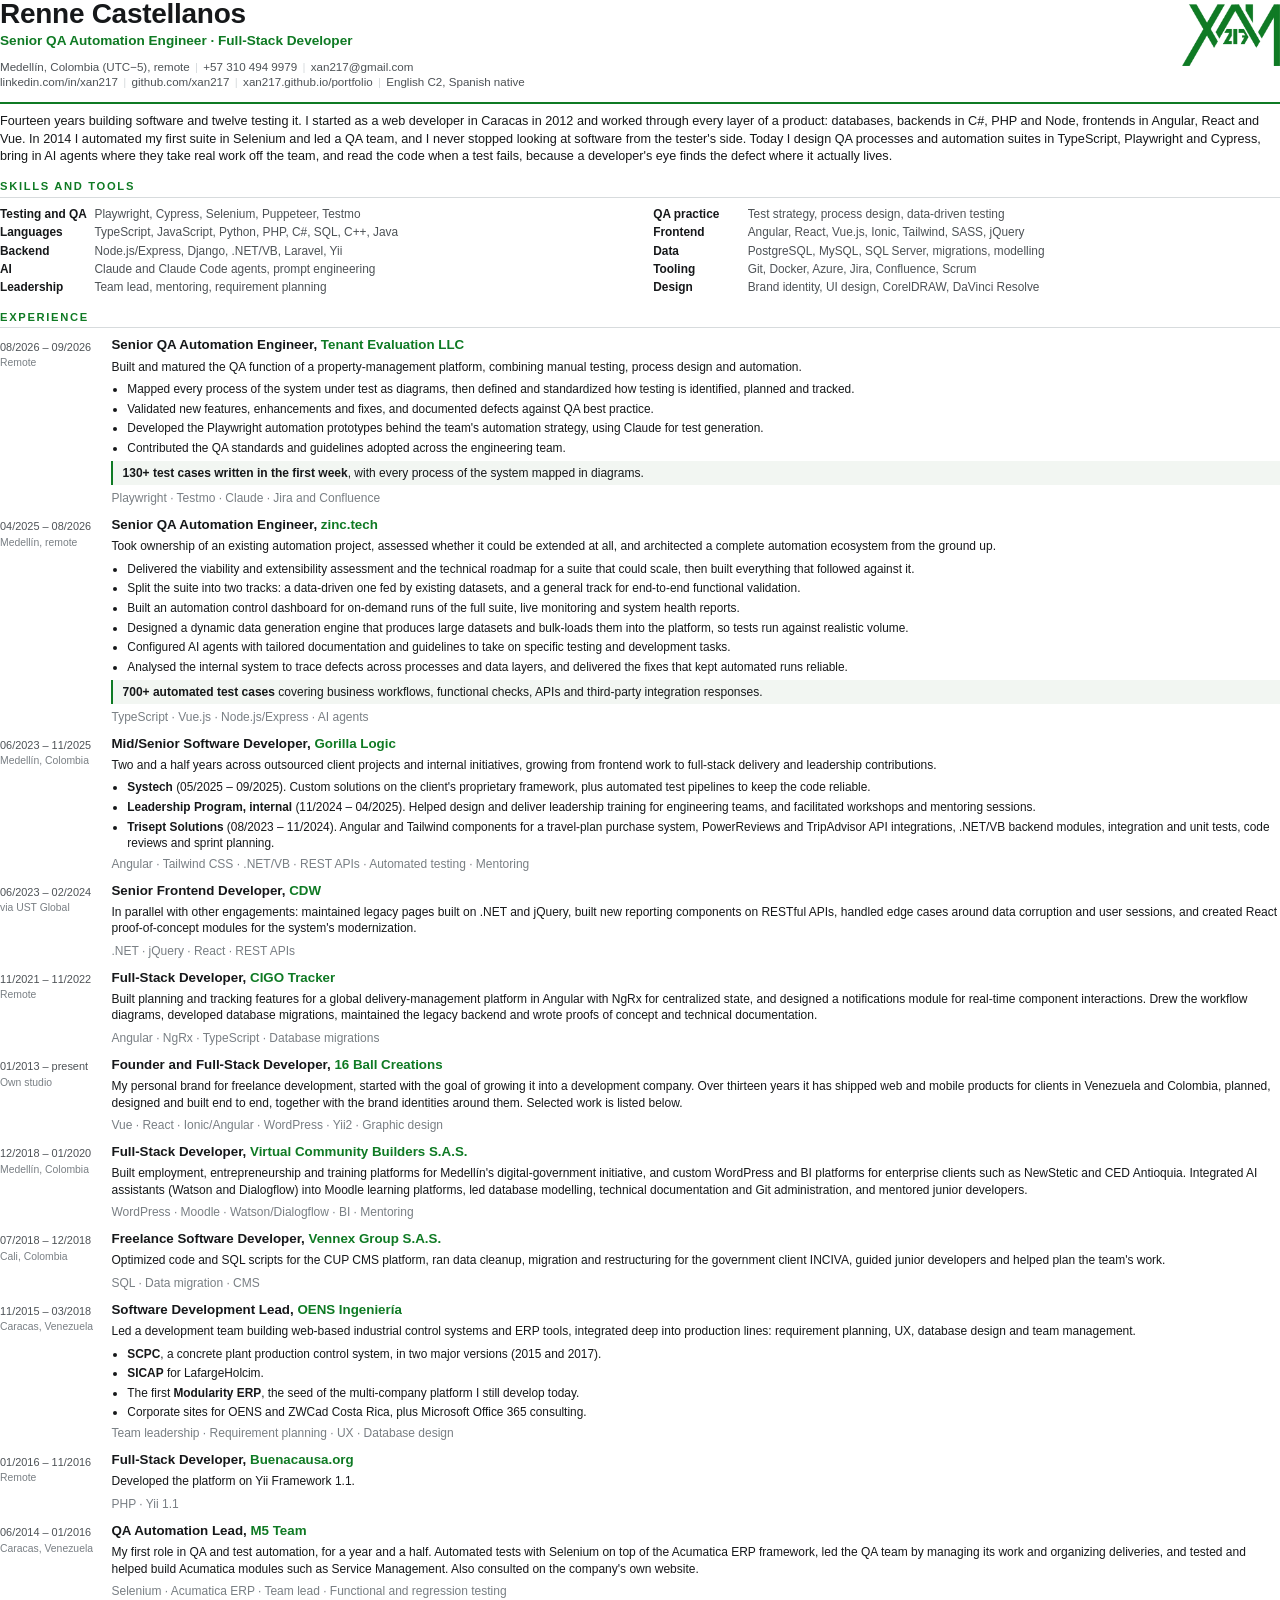
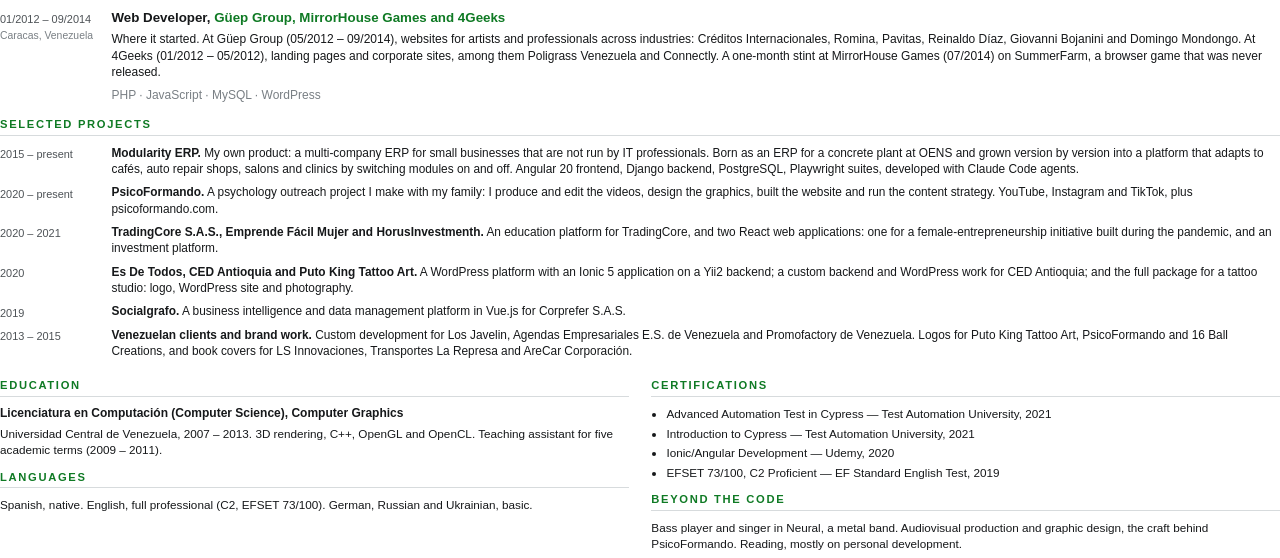
<file: assets/cv/cv.html>
<!DOCTYPE html>
<html lang="en">
<head>
<meta charset="utf-8">
<title>Renne Castellanos — CV</title>
<!-- Source of Renne-Castellanos-CV.pdf. Rendered with:
     msedge --headless=new --no-pdf-header-footer --print-to-pdf=Renne-Castellanos-CV.pdf cv.html -->
<style>
@page{ size:A4; margin:10mm 12mm; }

:root{
  --ink:#16181a;
  --soft:#4d5256;
  --faint:#797f84;
  --line:#d7dbdd;
  --accent:#0f7a24;
  --wash:#f2f6f2;
}

*{box-sizing:border-box}
html,body{margin:0;padding:0}
body{
  font:9.3pt/1.37 "Segoe UI",Calibri,Arial,sans-serif;
  color:var(--ink);
  -webkit-print-color-adjust:exact;print-color-adjust:exact;
}
p{margin:0 0 1.6mm}
ul{margin:.8mm 0 0;padding-left:4.2mm}
li{margin:0 0 .9mm}
b,strong{font-weight:600}
a{color:inherit;text-decoration:none}

/* ---------- masthead ---------- */
.top{display:grid;grid-template-columns:1fr 26mm;align-items:start;gap:6mm;
     border-bottom:1.6pt solid var(--accent);padding-bottom:3mm}
h1{font:600 21pt/1 "Trebuchet MS",sans-serif;letter-spacing:-.01em;margin:0 0 1.4mm}
.role{font:600 10.2pt/1.25 "Trebuchet MS",sans-serif;color:var(--accent);margin:0 0 2.2mm}
.contact{font-size:8.7pt;color:var(--soft);margin:0}
.contact span{white-space:nowrap}
.contact i{font-style:normal;color:var(--line);padding:0 1.4mm}
.mark{width:26mm;height:auto;display:block;margin-top:1mm}

/* ---------- sections ---------- */
h2{
  font:600 8.4pt/1 "Trebuchet MS",sans-serif;text-transform:uppercase;letter-spacing:.15em;
  color:var(--accent);margin:4.2mm 0 2.4mm;padding-bottom:1.2mm;border-bottom:.7pt solid var(--line);
}
.lead{font-size:9.5pt;margin-top:2.6mm}

/* ---------- the strengths block ---------- */
.kit{display:grid;grid-template-columns:1fr 1fr;gap:.6mm 7mm}
.kit p{margin:0;font-size:8.9pt;line-height:1.34;display:grid;grid-template-columns:23mm 1fr;gap:2mm;align-items:baseline}
.kit b{color:var(--ink)}
.kit span{color:var(--soft)}

/* ---------- experience ---------- */
.entry{display:grid;grid-template-columns:25mm 1fr;gap:4.5mm;margin-bottom:2.8mm;break-inside:avoid}
.when{font-size:8.2pt;color:var(--soft);padding-top:.6mm;line-height:1.32;white-space:nowrap}
.when em{display:block;font-style:normal;color:var(--faint);font-size:7.8pt;margin-top:.5mm;white-space:normal}
h3{font:600 10pt/1.25 "Trebuchet MS",sans-serif;margin:0 0 1.2mm}
h3 .org{color:var(--accent)}
.what p{font-size:9pt}
.what li{font-size:8.9pt}
.stack{font-size:8.4pt;color:var(--faint);margin:1.2mm 0 0}
.metric{background:var(--wash);border-left:1.6pt solid var(--accent);
        padding:1mm 2.4mm;font-size:8.9pt;margin:1.4mm 0 0}

/* ---------- projects ---------- */
.proj{display:grid;grid-template-columns:25mm 1fr;gap:4.5mm;margin-bottom:1.9mm;break-inside:avoid}
.proj p{font-size:8.9pt;margin:0}
.proj .name{font-weight:600}

/* ---------- closing columns ---------- */
.cols{display:grid;grid-template-columns:1fr 1fr;gap:6mm;break-inside:avoid}
.cols h4{font:600 9pt/1.2 "Trebuchet MS",sans-serif;margin:0 0 1.4mm}
.cols p,.cols li{font-size:8.8pt}
.cols ul{padding-left:4mm}
.cols h2{margin-top:3.6mm}

</style>
</head>
<body>

<header class="top">
  <div>
    <h1>Renne Castellanos</h1>
    <p class="role">Senior QA Automation Engineer &middot; Full-Stack Developer</p>
    <p class="contact">
      <span>Medell&iacute;n, Colombia (UTC&minus;5), remote</span><i>|</i><span>+57 310 494 9979</span><i>|</i><span>xan217@gmail.com</span><br>
      <span>linkedin.com/in/xan217</span><i>|</i><span>github.com/xan217</span><i>|</i><span>xan217.github.io/portfolio</span><i>|</i><span>English C2, Spanish native</span>
    </p>
  </div>
  <img class="mark" src="mark-print.png" alt="xan217">
</header>

<p class="lead">Fourteen years building software and twelve testing it. I started as a web developer in Caracas in 2012 and worked through every layer of a product: databases, backends in C#, PHP and Node, frontends in Angular, React and Vue. In 2014 I automated my first suite in Selenium and led a QA team, and I never stopped looking at software from the tester's side. Today I design QA processes and automation suites in TypeScript, Playwright and Cypress, bring in AI agents where they take real work off the team, and read the code when a test fails, because a developer's eye finds the defect where it actually lives.</p>

<h2>Skills and tools</h2>
<div class="kit">
  <p><b>Testing and QA</b><span>Playwright, Cypress, Selenium, Puppeteer, Testmo</span></p>
  <p><b>QA practice</b><span>Test strategy, process design, data-driven testing</span></p>
  <p><b>Languages</b><span>TypeScript, JavaScript, Python, PHP, C#, SQL, C++, Java</span></p>
  <p><b>Frontend</b><span>Angular, React, Vue.js, Ionic, Tailwind, SASS, jQuery</span></p>
  <p><b>Backend</b><span>Node.js/Express, Django, .NET/VB, Laravel, Yii</span></p>
  <p><b>Data</b><span>PostgreSQL, MySQL, SQL Server, migrations, modelling</span></p>
  <p><b>AI</b><span>Claude and Claude Code agents, prompt engineering</span></p>
  <p><b>Tooling</b><span>Git, Docker, Azure, Jira, Confluence, Scrum</span></p>
  <p><b>Leadership</b><span>Team lead, mentoring, requirement planning</span></p>
  <p><b>Design</b><span>Brand identity, UI design, CorelDRAW, DaVinci Resolve</span></p>
</div>

<h2>Experience</h2>

<section class="entry">
  <div class="when">08/2026 &ndash; 09/2026<em>Remote</em></div>
  <div class="what">
    <h3>Senior QA Automation Engineer, <span class="org">Tenant Evaluation LLC</span></h3>
    <p>Built and matured the QA function of a property-management platform, combining manual testing, process design and automation.</p>
    <ul>
      <li>Mapped every process of the system under test as diagrams, then defined and standardized how testing is identified, planned and tracked.</li>
      <li>Validated new features, enhancements and fixes, and documented defects against QA best practice.</li>
      <li>Developed the Playwright automation prototypes behind the team's automation strategy, using Claude for test generation.</li>
      <li>Contributed the QA standards and guidelines adopted across the engineering team.</li>
    </ul>
    <p class="metric"><b>130+ test cases written in the first week</b>, with every process of the system mapped in diagrams.</p>
    <p class="stack">Playwright &middot; Testmo &middot; Claude &middot; Jira and Confluence</p>
  </div>
</section>

<section class="entry">
  <div class="when">04/2025 &ndash; 08/2026<em>Medell&iacute;n, remote</em></div>
  <div class="what">
    <h3>Senior QA Automation Engineer, <span class="org">zinc.tech</span></h3>
    <p>Took ownership of an existing automation project, assessed whether it could be extended at all, and architected a complete automation ecosystem from the ground up.</p>
    <ul>
      <li>Delivered the viability and extensibility assessment and the technical roadmap for a suite that could scale, then built everything that followed against it.</li>
      <li>Split the suite into two tracks: a data-driven one fed by existing datasets, and a general track for end-to-end functional validation.</li>
      <li>Built an automation control dashboard for on-demand runs of the full suite, live monitoring and system health reports.</li>
      <li>Designed a dynamic data generation engine that produces large datasets and bulk-loads them into the platform, so tests run against realistic volume.</li>
      <li>Configured AI agents with tailored documentation and guidelines to take on specific testing and development tasks.</li>
      <li>Analysed the internal system to trace defects across processes and data layers, and delivered the fixes that kept automated runs reliable.</li>
    </ul>
    <p class="metric"><b>700+ automated test cases</b> covering business workflows, functional checks, APIs and third-party integration responses.</p>
    <p class="stack">TypeScript &middot; Vue.js &middot; Node.js/Express &middot; AI agents</p>
  </div>
</section>

<section class="entry">
  <div class="when">06/2023 &ndash; 11/2025<em>Medell&iacute;n, Colombia</em></div>
  <div class="what">
    <h3>Mid/Senior Software Developer, <span class="org">Gorilla Logic</span></h3>
    <p>Two and a half years across outsourced client projects and internal initiatives, growing from frontend work to full-stack delivery and leadership contributions.</p>
    <ul>
      <li><b>Systech</b> (05/2025 &ndash; 09/2025). Custom solutions on the client's proprietary framework, plus automated test pipelines to keep the code reliable.</li>
      <li><b>Leadership Program, internal</b> (11/2024 &ndash; 04/2025). Helped design and deliver leadership training for engineering teams, and facilitated workshops and mentoring sessions.</li>
      <li><b>Trisept Solutions</b> (08/2023 &ndash; 11/2024). Angular and Tailwind components for a travel-plan purchase system, PowerReviews and TripAdvisor API integrations, .NET/VB backend modules, integration and unit tests, code reviews and sprint planning.</li>
    </ul>
    <p class="stack">Angular &middot; Tailwind CSS &middot; .NET/VB &middot; REST APIs &middot; Automated testing &middot; Mentoring</p>
  </div>
</section>

<section class="entry">
  <div class="when">06/2023 &ndash; 02/2024<em>via UST Global</em></div>
  <div class="what">
    <h3>Senior Frontend Developer, <span class="org">CDW</span></h3>
    <p>In parallel with other engagements: maintained legacy pages built on .NET and jQuery, built new reporting components on RESTful APIs, handled edge cases around data corruption and user sessions, and created React proof-of-concept modules for the system's modernization.</p>
    <p class="stack">.NET &middot; jQuery &middot; React &middot; REST APIs</p>
  </div>
</section>

<section class="entry">
  <div class="when">11/2021 &ndash; 11/2022<em>Remote</em></div>
  <div class="what">
    <h3>Full-Stack Developer, <span class="org">CIGO Tracker</span></h3>
    <p>Built planning and tracking features for a global delivery-management platform in Angular with NgRx for centralized state, and designed a notifications module for real-time component interactions. Drew the workflow diagrams, developed database migrations, maintained the legacy backend and wrote proofs of concept and technical documentation.</p>
    <p class="stack">Angular &middot; NgRx &middot; TypeScript &middot; Database migrations</p>
  </div>
</section>

<section class="entry">
  <div class="when">01/2013 &ndash; present<em>Own studio</em></div>
  <div class="what">
    <h3>Founder and Full-Stack Developer, <span class="org">16 Ball Creations</span></h3>
    <p>My personal brand for freelance development, started with the goal of growing it into a development company. Over thirteen years it has shipped web and mobile products for clients in Venezuela and Colombia, planned, designed and built end to end, together with the brand identities around them. Selected work is listed below.</p>
    <p class="stack">Vue &middot; React &middot; Ionic/Angular &middot; WordPress &middot; Yii2 &middot; Graphic design</p>
  </div>
</section>

<section class="entry">
  <div class="when">12/2018 &ndash; 01/2020<em>Medell&iacute;n, Colombia</em></div>
  <div class="what">
    <h3>Full-Stack Developer, <span class="org">Virtual Community Builders S.A.S.</span></h3>
    <p>Built employment, entrepreneurship and training platforms for Medell&iacute;n's digital-government initiative, and custom WordPress and BI platforms for enterprise clients such as NewStetic and CED Antioquia. Integrated AI assistants (Watson and Dialogflow) into Moodle learning platforms, led database modelling, technical documentation and Git administration, and mentored junior developers.</p>
    <p class="stack">WordPress &middot; Moodle &middot; Watson/Dialogflow &middot; BI &middot; Mentoring</p>
  </div>
</section>

<section class="entry">
  <div class="when">07/2018 &ndash; 12/2018<em>Cali, Colombia</em></div>
  <div class="what">
    <h3>Freelance Software Developer, <span class="org">Vennex Group S.A.S.</span></h3>
    <p>Optimized code and SQL scripts for the CUP CMS platform, ran data cleanup, migration and restructuring for the government client INCIVA, guided junior developers and helped plan the team's work.</p>
    <p class="stack">SQL &middot; Data migration &middot; CMS</p>
  </div>
</section>

<section class="entry">
  <div class="when">11/2015 &ndash; 03/2018<em>Caracas, Venezuela</em></div>
  <div class="what">
    <h3>Software Development Lead, <span class="org">OENS Ingenier&iacute;a</span></h3>
    <p>Led a development team building web-based industrial control systems and ERP tools, integrated deep into production lines: requirement planning, UX, database design and team management.</p>
    <ul>
      <li><b>SCPC</b>, a concrete plant production control system, in two major versions (2015 and 2017).</li>
      <li><b>SICAP</b> for LafargeHolcim.</li>
      <li>The first <b>Modularity ERP</b>, the seed of the multi-company platform I still develop today.</li>
      <li>Corporate sites for OENS and ZWCad Costa Rica, plus Microsoft Office 365 consulting.</li>
    </ul>
    <p class="stack">Team leadership &middot; Requirement planning &middot; UX &middot; Database design</p>
  </div>
</section>

<section class="entry">
  <div class="when">01/2016 &ndash; 11/2016<em>Remote</em></div>
  <div class="what">
    <h3>Full-Stack Developer, <span class="org">Buenacausa.org</span></h3>
    <p>Developed the platform on Yii Framework 1.1.</p>
    <p class="stack">PHP &middot; Yii 1.1</p>
  </div>
</section>

<section class="entry">
  <div class="when">06/2014 &ndash; 01/2016<em>Caracas, Venezuela</em></div>
  <div class="what">
    <h3>QA Automation Lead, <span class="org">M5 Team</span></h3>
    <p>My first role in QA and test automation, for a year and a half. Automated tests with Selenium on top of the Acumatica ERP framework, led the QA team by managing its work and organizing deliveries, and tested and helped build Acumatica modules such as Service Management. Also consulted on the company's own website.</p>
    <p class="stack">Selenium &middot; Acumatica ERP &middot; Team lead &middot; Functional and regression testing</p>
  </div>
</section>

<section class="entry">
  <div class="when">01/2012 &ndash; 09/2014<em>Caracas, Venezuela</em></div>
  <div class="what">
    <h3>Web Developer, <span class="org">G&uuml;ep Group, MirrorHouse Games and 4Geeks</span></h3>
    <p>Where it started. At G&uuml;ep Group (05/2012 &ndash; 09/2014), websites for artists and professionals across industries: Cr&eacute;ditos Internacionales, Romina, Pavitas, Reinaldo D&iacute;az, Giovanni Bojanini and Domingo Mondongo. At 4Geeks (01/2012 &ndash; 05/2012), landing pages and corporate sites, among them Poligrass Venezuela and Connectly. A one-month stint at MirrorHouse Games (07/2014) on SummerFarm, a browser game that was never released.</p>
    <p class="stack">PHP &middot; JavaScript &middot; MySQL &middot; WordPress</p>
  </div>
</section>

<h2>Selected projects</h2>

<section class="proj">
  <div class="when">2015 &ndash; present</div>
  <div><p><span class="name">Modularity ERP.</span> My own product: a multi-company ERP for small businesses that are not run by IT professionals. Born as an ERP for a concrete plant at OENS and grown version by version into a platform that adapts to caf&eacute;s, auto repair shops, salons and clinics by switching modules on and off. Angular 20 frontend, Django backend, PostgreSQL, Playwright suites, developed with Claude Code agents.</p></div>
</section>
<section class="proj">
  <div class="when">2020 &ndash; present</div>
  <div><p><span class="name">PsicoFormando.</span> A psychology outreach project I make with my family: I produce and edit the videos, design the graphics, built the website and run the content strategy. YouTube, Instagram and TikTok, plus psicoformando.com.</p></div>
</section>
<section class="proj">
  <div class="when">2020 &ndash; 2021</div>
  <div><p><span class="name">TradingCore S.A.S., Emprende F&aacute;cil Mujer and HorusInvestmenth.</span> An education platform for TradingCore, and two React web applications: one for a female-entrepreneurship initiative built during the pandemic, and an investment platform.</p></div>
</section>
<section class="proj">
  <div class="when">2020</div>
  <div><p><span class="name">Es De Todos, CED Antioquia and Puto King Tattoo Art.</span> A WordPress platform with an Ionic 5 application on a Yii2 backend; a custom backend and WordPress work for CED Antioquia; and the full package for a tattoo studio: logo, WordPress site and photography.</p></div>
</section>
<section class="proj">
  <div class="when">2019</div>
  <div><p><span class="name">Socialgrafo.</span> A business intelligence and data management platform in Vue.js for Corprefer S.A.S.</p></div>
</section>
<section class="proj">
  <div class="when">2013 &ndash; 2015</div>
  <div><p><span class="name">Venezuelan clients and brand work.</span> Custom development for Los Javelin, Agendas Empresariales E.S. de Venezuela and Promofactory de Venezuela. Logos for Puto King Tattoo Art, PsicoFormando and 16 Ball Creations, and book covers for LS Innovaciones, Transportes La Represa and AreCar Corporaci&oacute;n.</p></div>
</section>

<div class="cols">
  <div>
    <h2>Education</h2>
    <h4>Licenciatura en Computaci&oacute;n (Computer Science), Computer Graphics</h4>
    <p>Universidad Central de Venezuela, 2007 &ndash; 2013. 3D rendering, C++, OpenGL and OpenCL. Teaching assistant for five academic terms (2009 &ndash; 2011).</p>
    <h2>Languages</h2>
    <p>Spanish, native. English, full professional (C2, EFSET 73/100). German, Russian and Ukrainian, basic.</p>
  </div>
  <div>
    <h2>Certifications</h2>
    <ul>
      <li>Advanced Automation Test in Cypress &mdash; Test Automation University, 2021</li>
      <li>Introduction to Cypress &mdash; Test Automation University, 2021</li>
      <li>Ionic/Angular Development &mdash; Udemy, 2020</li>
      <li>EFSET 73/100, C2 Proficient &mdash; EF Standard English Test, 2019</li>
    </ul>
    <h2>Beyond the code</h2>
    <p>Bass player and singer in Neural, a metal band. Audiovisual production and graphic design, the craft behind PsicoFormando. Reading, mostly on personal development.</p>
  </div>
</div>

</body>
</html>
</file>
<file: assets/css/styles.css>
/* Palette: lead-grey black, neon green (bass strings) and a soft
   pale yellow (the shirt in the profile photo). */
:root{
  --bg:#151719;
  --bg-alt:#1b1e21;
  --surface:#222629;
  --surface-2:#2a2e32;
  --line:#343a3f;
  --lead:#3b4046;
  --text:#ecebe4;
  --text-soft:#a4a9a7;
  --green:#3df03d;
  --green-hi:#79ff74;
  --green-dim:rgba(61,240,61,.12);
  --green-glow:rgba(61,240,61,.4);
  --soft:#efedb5;
  --soft-ink:#1b1d1f;
  --soft-dim:rgba(239,237,181,.14);
  --on-green:#0c0e0f;
  --font-body:"Trebuchet MS","Lucida Grande","Lucida Sans Unicode","Lucida Sans",Tahoma,sans-serif;
  --font-name:"Sedgwick Ave Display","Permanent Marker","Trebuchet MS",cursive;
  --header-h:76px;
  --max:1120px;
}

*{box-sizing:border-box}
html{scroll-behavior:smooth}
body{
  margin:0;background:var(--bg);color:var(--text);
  font-family:var(--font-body);font-size:1rem;line-height:1.7;
  -webkit-font-smoothing:antialiased;
}
::selection{background:var(--green);color:var(--on-green)}
img{max-width:100%}
a{color:var(--green)}
.wrap{width:100%;max-width:var(--max);margin:0 auto;padding:0 32px}

section{scroll-margin-top:var(--header-h);padding:104px 0}
section + section{border-top:1px solid var(--line)}
h1,h2,h3,h4{font-family:var(--font-body);font-weight:700;letter-spacing:-.01em;margin:0}
h2{font-size:2.1rem;line-height:1.2}
h3{font-size:1.125rem;line-height:1.35}
p{margin:0 0 18px}

/* shared small-caps label, used for dates, kickers and meta lines */
.label,.tl-when,.eyebrow,.studio-meta,.card-domain,.principle-n,.langs h4,.studio-services h4,
.toolbox-grid dt,.q-role,.direct dt,.card-note,.t-axis span,.t-yrs,.skills-now strong,.hero-meta{
  font-family:var(--font-body);letter-spacing:.06em;
}

.hero .bio,.section-intro,.about-body p,.principle p,.tl-body p:not(.tl-stack),
.contact-aside p,.project-card .card-body p{
  text-align:justify;-webkit-hyphens:auto;hyphens:auto;
}

/* ---------- header ---------- */
.site-header{
  position:fixed;top:0;left:0;right:0;z-index:60;height:var(--header-h);
  display:flex;align-items:center;background:transparent;border-bottom:1px solid transparent;
  transition:background .35s ease,border-color .35s ease,box-shadow .35s ease;
}
.site-header.is-stuck{
  background:rgba(21,23,25,.86);backdrop-filter:saturate(140%) blur(12px);
  border-bottom-color:var(--line);box-shadow:0 10px 30px -24px #000;
}
.header-inner{display:flex;align-items:center;justify-content:space-between;gap:24px;width:100%}
.monogram{
  font-size:.8125rem;letter-spacing:.12em;text-transform:uppercase;color:var(--text);
  text-decoration:none;display:inline-flex;align-items:center;gap:10px;
}
.monogram em{font-style:normal}
/* the xan217 tag, my own mark: a single image tinted through a mask, so it
   takes the neon green here and the ground colour anywhere else */
.brand-mark{
  display:block;flex:none;width:52px;height:33px;
  background:url("../img/xan217-mark.png") center/contain no-repeat;
}
@supports ((mask-image:url("")) or (-webkit-mask-image:url(""))){
  .brand-mark{
    background:currentColor;
    -webkit-mask:url("../img/xan217-mark.png") center/contain no-repeat;
    mask:url("../img/xan217-mark.png") center/contain no-repeat;
  }
}
.brand-mark-lg{width:60px;height:38px}
/* the glow lives on the wrapper: a filter on the mark itself would be masked away */
.mark-tag{display:inline-flex;flex:none;filter:drop-shadow(0 0 7px var(--green-glow))}
.monogram .brand-mark{color:var(--green);transition:color .2s ease}
.monogram:hover .brand-mark{color:var(--green-hi)}
/* the menu button exists only where the bar can no longer hold the sections */
.menu-btn{display:none}
.menu-bars{position:relative;display:block;width:20px;height:2px;background:currentColor;border-radius:2px}
.menu-bars::before,.menu-bars::after{
  content:"";position:absolute;left:0;width:20px;height:2px;background:currentColor;border-radius:2px;
  transition:transform .22s ease-out;
}
.menu-bars::before{top:-6px}
.menu-bars::after{top:6px}
.nav{display:flex;gap:28px;align-items:center}
.nav a{font-size:.9375rem;color:var(--text-soft);text-decoration:none;padding:4px 0;transition:color .2s ease}
.nav a:not(.nav-page){position:relative}
.nav a:not(.nav-page)::after{
  content:"";position:absolute;left:0;right:0;bottom:0;height:2px;background:var(--green);box-shadow:0 0 8px var(--green-glow);
  transform:scaleX(0);transform-origin:left center;transition:transform .28s cubic-bezier(.2,.7,.3,1);
}
.nav a:hover,.nav a:focus-visible{color:var(--text)}
.nav a:not(.nav-page):hover::after,.nav a:not(.nav-page):focus-visible::after,
.nav a:not(.nav-page).is-active::after{transform:scaleX(1)}
.nav a.is-active{color:var(--text);font-weight:700}
.nav .nav-page{
  display:inline-flex;align-items:center;gap:7px;margin-left:10px;padding:7px 16px;
  border:1.5px solid var(--green);border-radius:999px;color:var(--green);font-weight:700;
  transition:background .2s ease,color .2s ease,transform .25s ease,box-shadow .25s ease;
}
.nav .nav-page:hover,.nav .nav-page:focus-visible{
  background:var(--green);color:var(--on-green);transform:translateY(-2px);
  box-shadow:0 0 22px -4px var(--green-glow);
}
.dl-icon{flex:none;display:block;transition:transform .25s ease}
.nav .nav-page:hover .dl-icon{transform:translateY(2px)}

/* ---------- buttons ---------- */
.btn{
  display:inline-flex;align-items:center;justify-content:center;gap:9px;
  font-family:var(--font-body);font-size:.9375rem;font-weight:700;
  padding:13px 24px;border-radius:999px;text-decoration:none;cursor:pointer;
  border:1.5px solid var(--green);transition:background .2s,color .2s,transform .2s,box-shadow .2s;
}
.btn-icon{flex:none;display:block}
.btn-solid{background:var(--green);color:var(--on-green)}
.btn-solid:hover{background:var(--green-hi);border-color:var(--green-hi);transform:translateY(-1px);box-shadow:0 0 26px -6px var(--green-glow)}
.btn-ghost{background:transparent;color:var(--green)}
.btn-ghost:hover{background:var(--green-dim);transform:translateY(-1px)}

/* ---------- hero ---------- */
.hero{
  position:relative;overflow:hidden;padding:calc(var(--header-h) + 88px) 0 96px;
  background:radial-gradient(ellipse 60% 70% at 85% 20%,rgba(61,240,61,.07),transparent 70%);
}
/* the tag sprayed on the wall behind everything, barely there */
.hero::after{
  content:"";position:absolute;right:-2%;bottom:-5%;z-index:0;pointer-events:none;
  width:min(560px,46vw);height:calc(min(560px,46vw) / 1.581);
  background:var(--green);opacity:.05;
  -webkit-mask:url("../img/xan217-mark.png") center/contain no-repeat;
  mask:url("../img/xan217-mark.png") center/contain no-repeat;
}
.hero-grid{position:relative;z-index:1;display:grid;grid-template-columns:1.05fr .95fr;gap:72px;align-items:start}
/* the name is a tag: a street-graffiti hand, sprayed in neon */
.hero h1{
  font-family:var(--font-name);font-weight:400;font-size:clamp(3.2rem,7.6vw,5.4rem);
  line-height:1.05;letter-spacing:.01em;margin:0 0 14px;color:var(--green);
  text-shadow:0 0 18px rgba(61,240,61,.35),3px 4px 0 rgba(0,0,0,.55);
  transform:rotate(-2deg);transform-origin:left center;
}
.hero .role{font-size:.9375rem;font-weight:700;color:var(--soft);margin:0 0 26px;letter-spacing:.02em}
.hero .bio{font-size:1.0625rem;color:var(--text-soft);max-width:52ch;margin-bottom:32px}
.hero-actions{display:flex;gap:14px;flex-wrap:wrap}
.hero-side{display:flex;flex-direction:column;align-items:center;gap:26px;padding-top:8px}
.hero-meta{margin:0;font-size:.8125rem;line-height:1.9;color:var(--text-soft);text-align:center}
.avatar{
  width:240px;height:240px;border-radius:50%;background:var(--surface);
  box-shadow:0 0 0 6px var(--bg),0 0 0 8px var(--green),0 0 46px -4px var(--green-glow);
  display:grid;place-items:center;overflow:hidden;flex:none;
  transition:transform .3s ease,box-shadow .3s ease;
}
.avatar:hover{
  transform:translateY(-3px);
  box-shadow:0 0 0 6px var(--bg),0 0 0 10px var(--green),0 0 60px -2px var(--green-glow);
}
.avatar img{width:100%;height:100%;object-fit:cover;transition:transform .5s ease}
.avatar:hover img{transform:scale(1.04)}

/* ---------- about ---------- */
.about-grid{display:grid;grid-template-columns:1.5fr .8fr;gap:64px;align-items:start}
.about-body{max-width:66ch}
.about-body p{color:var(--text-soft)}
.about h2{margin-bottom:28px}
.facts,.langs,.direct,.principle,.card{transition:transform .25s ease,box-shadow .25s ease,border-color .25s ease}
.facts{background:var(--surface);border:1px solid var(--line);border-radius:16px;padding:8px 24px 20px}
.fact{padding:16px 0;border-bottom:1px solid var(--line)}
.fact:last-child{border-bottom:0}
.fact .n{font-size:1.9rem;font-weight:700;line-height:1.1;color:var(--soft)}
.fact .k{font-size:.875rem;color:var(--text-soft);margin-top:2px}
.langs{margin-top:18px;padding:16px 18px;border:1px solid var(--line);border-radius:14px;background:var(--surface)}
.langs h4{font-size:.6875rem;font-weight:700;color:var(--green);text-transform:uppercase;margin:0 0 10px}
.langs dl{display:grid;grid-template-columns:auto 1fr;gap:5px 16px;margin:0;font-size:.8125rem}
.langs dt{font-weight:700}
.langs dd{margin:0;color:var(--text-soft);text-align:right}
.cert-list{list-style:none;padding:0;margin:0}
.cert-list li{position:relative;padding-left:17px;margin-bottom:7px;font-size:.8125rem;line-height:1.55;color:var(--text-soft)}
.cert-list li:last-child{margin-bottom:0}
.cert-list li::before{content:"";position:absolute;left:0;top:.7em;width:7px;height:2px;background:var(--green)}
.edu{margin:0;font-size:.8125rem;line-height:1.55;font-weight:700}
.edu span{font-weight:400;color:var(--text-soft)}

.journey{margin-top:36px;padding-top:26px;border-top:1px solid var(--line)}
.journey h3{font-size:1.0625rem;margin-bottom:8px}
.journey p{font-size:.9375rem;color:var(--text-soft);margin-bottom:14px;max-width:56ch}
.journey-link{
  position:relative;display:inline-block;font-size:.9375rem;font-weight:700;color:var(--green);
  text-decoration:none;padding-bottom:3px;transition:color .2s ease;
}
.journey-link:hover{color:var(--green-hi)}

.subblock{margin-top:72px;padding-top:34px;border-top:1px solid var(--line)}
.subhead{font-size:1.5rem;line-height:1.2;margin-bottom:2px}
.section-intro{max-width:60ch;color:var(--text-soft);margin-top:14px}
.subblock .section-intro{margin-top:8px}

.principles{display:grid;grid-template-columns:repeat(2,1fr);gap:24px;margin-top:48px}
.principle{background:var(--surface);border:1px solid var(--line);border-radius:20px;padding:26px 28px 30px}
.principle-n{display:block;font-size:.8125rem;font-weight:700;color:var(--green);margin-bottom:14px}
.principle h3{font-size:1.0625rem;margin-bottom:10px}
.principle p{font-size:.9375rem;color:var(--text-soft);margin:0}

.facts:hover,.direct:hover,.principle:hover,.card:hover{
  transform:translateY(-5px);box-shadow:0 30px 50px -34px #000;border-color:rgba(61,240,61,.45);
}

/* ---------- show more ---------- */
.more{
  position:relative;margin-top:32px;background:none;border:0;padding:6px 0;cursor:pointer;
  font-family:var(--font-body);font-size:.9375rem;font-weight:700;color:var(--green);transition:color .2s ease;
}
.more::after,.journey-link::after{
  content:"";position:absolute;left:0;right:0;bottom:0;height:2px;background:var(--green);
  transform-origin:left center;transition:transform .28s cubic-bezier(.2,.7,.3,1);
}
.more:hover{color:var(--green-hi)}
.more:hover::after,.journey-link:hover::after{transform:scaleX(1.02)}
.more-arrow{display:inline-block;transition:transform .28s ease}
.more:hover .more-arrow,.journey-link:hover .more-arrow{transform:translateY(3px)}
.more.is-open:hover .more-arrow{transform:translateY(-3px)}

/* ---------- experience timeline ---------- */
.timeline{margin-top:48px;border-left:1px solid var(--line)}
.tl-item{display:grid;grid-template-columns:190px 1fr;gap:32px;padding:0 0 38px 34px;position:relative}
.tl-item:last-child{padding-bottom:0}
.tl-item::before{
  content:"";position:absolute;left:-5px;top:9px;width:9px;height:9px;border-radius:50%;
  background:var(--green);box-shadow:0 0 10px var(--green-glow);
}
.tl-when{font-size:.75rem;font-weight:700;color:var(--text-soft);margin:0;padding-top:3px}
.tl-body h3{margin-bottom:8px}
.tl-body p{font-size:.9375rem;color:var(--text-soft);margin-bottom:10px;max-width:64ch}
.tl-body p.tl-stack{font-size:.75rem;font-weight:700;letter-spacing:.04em;color:var(--green);margin-bottom:0}
.tl-body p.tl-result{color:var(--soft);font-weight:700;padding-left:12px;border-left:2px solid var(--green)}
.tl-projects{list-style:none;margin:0 0 12px;padding:0;max-width:64ch}
.tl-projects li{position:relative;padding-left:17px;margin-bottom:8px;font-size:.9375rem;color:var(--text-soft);line-height:1.6}
.tl-projects li::before{content:"";position:absolute;left:0;top:.72em;width:7px;height:2px;background:var(--green)}
.tl-proj{font-weight:700;color:var(--text)}
.tl-extra{display:none}
.timeline.is-expanded .tl-extra{display:grid}

/* ---------- skills timeline ---------- */
.skills-now{
  display:flex;align-items:flex-start;gap:13px;background:var(--green-dim);border:1px solid rgba(61,240,61,.28);
  border-radius:12px;padding:16px 22px;margin:44px 0 40px;
}
.now-dot{flex:0 0 auto;width:9px;height:9px;margin-top:7px;border-radius:50%;background:var(--green);position:relative;box-shadow:0 0 8px var(--green-glow)}
.now-dot::after{
  content:"";position:absolute;inset:-6px;border-radius:50%;border:1px solid var(--green);
  opacity:.5;animation:pulse-ring 2.4s ease-out infinite;
}
@keyframes pulse-ring{0%{transform:scale(.6);opacity:.55}100%{transform:scale(2);opacity:0}}
.skills-now p{margin:0;font-size:.9375rem}
.skills-now strong{font-size:.6875rem;text-transform:uppercase;color:var(--green);display:block;margin-bottom:5px}
.skills-timeline{margin-top:8px}
.t-axis{position:relative;height:1px;background:var(--line);margin:0 56px 36px 266px}
.t-axis span{position:absolute;top:11px;transform:translateX(-50%);font-size:.6875rem;color:var(--text-soft)}
.t-axis span:first-child{left:0;transform:none}
.t-axis span:first-child::before{left:0}
.t-axis span:last-child{left:100%;transform:translateX(-100%)}
.t-axis span::before{content:"";position:absolute;top:-11px;left:50%;width:1px;height:7px;background:var(--line)}
.t-axis span:last-child::before{left:auto;right:0}
.t-rows{display:flex;flex-direction:column;gap:20px}
.t-row{display:grid;grid-template-columns:250px 1fr 40px;align-items:center;gap:16px}
.t-label{display:flex;flex-direction:column}
.t-nm{font-size:.9375rem;font-weight:700}
.t-since{font-size:.75rem;color:var(--text-soft);margin-top:2px}
.t-track{position:relative;height:8px;background:var(--surface-2);border-radius:4px}
.t-fill{position:absolute;top:0;bottom:0;width:0;background:var(--green);border-radius:4px;box-shadow:0 0 12px -2px var(--green-glow);transition:width 1.1s cubic-bezier(.2,.7,.3,1)}
.t-gap{position:absolute;top:3px;height:2px;background-image:repeating-linear-gradient(90deg,var(--green) 0 4px,transparent 4px 9px);opacity:.5}
.t-dot{position:absolute;top:50%;width:11px;height:11px;border-radius:50%;background:var(--soft);transform:translate(-50%,-50%);border:2px solid var(--bg)}
.t-yrs{font-size:.75rem;font-weight:700;color:var(--soft);text-align:right}
.t-row.t-extra,.skills-earlier-extra{display:none}
.skills-timeline.is-expanded .t-row.t-extra{display:grid}
.skills-timeline.is-expanded ~ .skills-earlier-extra{display:block}
.skills-earlier{margin-top:22px;padding-top:18px;border-top:1px dashed var(--line);font-size:.8125rem;color:var(--text-soft)}

/* ---------- impact: the soft block ---------- */
.impact{background:var(--soft);color:var(--soft-ink);border-top:0}
section + .impact,.impact + section{border-top:0}
.impact h2{color:var(--soft-ink)}
.impact .section-intro{color:#4a4d45}
.impact-grid{display:grid;grid-template-columns:repeat(4,1fr);gap:34px;margin-top:52px}
.metric{padding-top:18px;border-top:3px solid var(--soft-ink)}
.metric .v{font-size:2.4rem;font-weight:700;line-height:1.05;color:var(--soft-ink)}
.metric .l{margin-top:12px;font-size:.9375rem;color:#3f423b;line-height:1.55}

/* ---------- project cards ---------- */
.cards{display:grid;grid-template-columns:repeat(2,1fr);gap:26px;margin-top:48px;align-items:stretch}
.card{background:var(--surface);border:1px solid var(--line);border-radius:16px;display:flex;flex-direction:column;overflow:hidden}
.card-domain{
  margin:0;padding:14px 24px;font-size:.75rem;font-weight:700;text-transform:uppercase;color:var(--green);
  background:var(--green-dim);border-bottom:1px solid var(--line);
}
.card-body{padding:24px 24px 26px;display:flex;flex-direction:column;flex:1}
.project-card h3{margin-bottom:10px}
.card-body p{font-size:.9375rem;color:var(--text-soft);margin-bottom:16px}
.card-tags{list-style:none;display:flex;flex-wrap:wrap;gap:8px;margin:auto 0 0;padding:4px 0 0}
.card-tags li{
  font-size:.75rem;letter-spacing:.02em;color:var(--text);
  background:var(--surface-2);border:1px solid var(--line);border-radius:999px;padding:4px 11px;
}
.card-actions{display:flex;flex-wrap:wrap;align-items:center;gap:12px 18px;margin-top:22px}
.card-actions .btn{padding:11px 19px;font-size:.875rem}
.card-note{display:inline-flex;align-items:center;gap:7px;font-size:.75rem;color:var(--text-soft)}

/* the flagship project spans the grid, with its numbers in a side column */
.project-card.featured{grid-column:1 / -1}
.featured .card-body{display:grid;grid-template-columns:1.7fr 1fr;gap:40px;padding:28px 32px 32px}
.feature-main{display:flex;flex-direction:column}
.feature-shot{margin:28px 32px 0;border:1px solid var(--line);border-radius:12px;overflow:hidden;background:#fff;box-shadow:0 30px 50px -34px #000}
.shot-bar{display:flex;gap:6px;padding:10px 14px;background:var(--surface-2);border-bottom:1px solid var(--line)}
.shot-bar span{width:9px;height:9px;border-radius:50%;background:var(--lead)}
.shot-bar span:first-child{background:var(--green)}
.feature-shot img{display:block;width:100%;height:auto;max-height:440px;object-fit:cover;object-position:top left}
.featured h3{font-size:1.5rem}
.feature-stats{list-style:none;margin:0;padding:0 0 0 32px;border-left:1px solid var(--line);align-self:start}
.feature-stats li{padding:14px 0;border-bottom:1px solid var(--line)}
.feature-stats li:first-child{padding-top:4px}
.feature-stats li:last-child{border-bottom:0}
.feature-stats .n{display:block;font-size:1.9rem;font-weight:700;line-height:1.1;color:var(--green)}
.feature-stats .k{display:block;font-size:.875rem;color:var(--text-soft);margin-top:2px}
@media (max-width:860px){
  .featured .card-body{grid-template-columns:1fr;gap:28px;padding:24px 24px 26px}
  .feature-shot{margin:20px 20px 0}
  .feature-stats{padding:24px 0 0;border-left:0;border-top:1px solid var(--line)}
}

/* ---------- shared labels ---------- */
.eyebrow{font-size:.75rem;font-weight:700;text-transform:uppercase;color:var(--green);margin:0 0 10px}
.tl-link{position:relative;display:inline-block;margin-top:10px;font-size:.875rem;font-weight:700;color:var(--green);text-decoration:none;border-bottom:2px solid var(--green-dim)}
.tl-link:hover{border-bottom-color:var(--green)}

/* ---------- studio (16 Ball Creations) ---------- */
.studio{background:var(--bg-alt)}
.studio-grid{display:grid;grid-template-columns:.8fr 2fr;gap:40px;margin-top:48px;align-items:start}
.studio-facts{background:var(--surface);border:1px solid var(--line);border-radius:16px;padding:8px 24px 22px;position:sticky;top:calc(var(--header-h) + 20px)}
.studio-services{padding-top:16px;border-top:1px solid var(--line)}
.studio-services h4{font-size:.6875rem;font-weight:700;color:var(--green);text-transform:uppercase;margin:0 0 10px}
.studio-list{list-style:none;margin:0;padding:0;display:grid;grid-template-columns:repeat(2,1fr);gap:20px}
.studio-item{
  background:var(--surface);border:1px solid var(--line);border-radius:14px;padding:20px 22px 22px;
  display:flex;flex-direction:column;transition:transform .25s ease,box-shadow .25s ease,border-color .25s ease;
}
.studio-item:hover,.studio-item.reveal.is-visible:hover{transform:translateY(-4px);box-shadow:0 26px 44px -32px #000;border-color:rgba(61,240,61,.45)}
.studio-meta{font-size:.6875rem;font-weight:700;text-transform:uppercase;color:var(--green);margin:0 0 8px}
.studio-item h3{font-size:1.0625rem;margin-bottom:8px}
.studio-item p:not(.studio-meta){font-size:.9375rem;color:var(--text-soft);margin-bottom:14px}
.studio-cta{
  display:flex;align-items:center;justify-content:space-between;gap:24px;flex-wrap:wrap;
  margin-top:40px;padding:22px 28px;background:var(--soft);color:var(--soft-ink);border-radius:14px;
}
.studio-cta p{margin:0;max-width:62ch;font-size:.9375rem}
.studio-cta .btn-solid{background:var(--soft-ink);border-color:var(--soft-ink);color:var(--soft)}
.studio-cta .btn-solid:hover{background:#000;border-color:#000;box-shadow:none}

.studio-head{display:grid;grid-template-columns:1fr auto;gap:48px;align-items:center}
.studio-links{display:flex;flex-wrap:wrap;gap:12px 28px;margin:4px 0 0}
/* the logo is black ink, so it sits on a soft badge */
.studio-logo{display:block;width:320px;max-width:100%;height:auto;background:var(--soft);padding:18px 24px;border-radius:18px;box-shadow:0 30px 50px -36px #000}
.studio-item-wide{grid-column:1 / -1;background:var(--green-dim);border-color:rgba(61,240,61,.3)}
.studio-item-wide .tl-link{align-self:flex-start;margin-top:0}
.studio-item-span{grid-column:1 / -1}
.dt-img{border-radius:50%;background:var(--soft)}
.studio-item a:not(.tl-link){color:var(--green)}

/* ---------- toolbox ---------- */
.toolbox{margin-top:56px;padding-top:30px;border-top:1px solid var(--line)}
.toolbox-title{font-size:1.25rem;margin-bottom:22px}
.toolbox-grid{display:grid;grid-template-columns:repeat(4,1fr);gap:22px 28px;margin:0}
.toolbox-grid dt{font-size:.6875rem;font-weight:700;text-transform:uppercase;color:var(--green);margin-bottom:8px}
.toolbox-grid dd{margin:0}
.toolbox-grid .card-tags{margin:0;padding:0}

/* ---------- recommendations ---------- */
.quote-grid{display:grid;grid-template-columns:repeat(2,1fr);gap:24px;margin:44px 0 28px}
.quote{
  position:relative;margin:0;background:var(--surface);border:1px solid var(--line);border-radius:20px;
  padding:38px 30px 26px;display:flex;flex-direction:column;justify-content:space-between;
}
.quote::before{
  content:"\201C";position:absolute;top:-4px;left:22px;font-family:Georgia,serif;font-size:4.8rem;line-height:1;color:var(--soft);opacity:.8;
}
.quote blockquote{margin:0 0 22px}
.quote blockquote p{font-size:.9375rem;color:var(--text);line-height:1.75;margin:0 0 12px}
.quote figcaption{display:flex;flex-direction:column;padding-top:16px;border-top:1px solid var(--line)}
.q-name{font-weight:700;color:var(--soft)}
.q-role{font-size:.75rem;color:var(--text-soft)}

/* ---------- creative ---------- */
.creative-card-wide{grid-column:1 / -1}
.creative-logo{position:absolute;left:28px;top:28px;width:96px;height:96px;border-radius:50%;box-shadow:0 12px 24px -12px #000}
.creative-card:has(.creative-logo){padding-left:152px}
.c-stats{list-style:none;display:flex;flex-wrap:wrap;gap:10px 28px;margin:18px 0 0;padding:14px 0 0;border-top:1px solid var(--line)}
.c-stats li{display:flex;flex-direction:column}
.c-n{font-size:1.5rem;font-weight:700;line-height:1.1;color:var(--soft)}
.c-k{font-size:.75rem;color:var(--text-soft)}
.c-links{display:flex;flex-wrap:wrap;gap:8px;margin:20px 0 0}
.creative-card p.c-links{text-align:left}
.c-links a{
  font-size:.75rem;font-weight:700;color:var(--green);text-decoration:none;
  border:1px solid var(--line);background:var(--surface-2);border-radius:999px;padding:5px 12px;transition:border-color .2s,background .2s;
}
.c-links a:hover{border-color:var(--green);background:var(--green-dim)}
.creative-grid{display:grid;grid-template-columns:repeat(2,1fr);gap:24px;margin-top:48px}
.creative-card{
  position:relative;background:var(--surface);border:1px solid var(--line);border-radius:20px;padding:26px 28px 28px 92px;
  transition:transform .25s ease,box-shadow .25s ease,border-color .25s ease;
}
.creative-card:hover,.creative-card.reveal.is-visible:hover{transform:translateY(-5px);box-shadow:0 30px 50px -34px #000;border-color:rgba(61,240,61,.45)}
.creative-icon{
  position:absolute;left:28px;top:28px;width:44px;height:44px;border-radius:12px;
  display:grid;place-items:center;background:var(--green-dim);color:var(--green);
}
.creative-icon svg{width:22px;height:22px}
.creative-card h3{margin-bottom:10px}
.creative-card p:not(.studio-meta){font-size:.9375rem;color:var(--text-soft);margin:0;text-align:justify;-webkit-hyphens:auto;hyphens:auto}
.creative-card strong{color:var(--text)}

/* ---------- contact ---------- */
#contact{padding-bottom:72px}
.contact-grid{display:grid;grid-template-columns:1fr 1fr;gap:56px;align-items:start;margin-top:44px}
.contact-aside p{font-size:.9375rem;color:var(--text-soft);max-width:46ch}
.contact-aside .btn{margin-top:8px}
.direct{background:var(--surface);border:1px solid var(--line);border-radius:16px;padding:28px}
.direct h3{margin-bottom:18px}
.direct dl{margin:0}
.direct dt{display:flex;align-items:center;gap:7px;font-size:.75rem;font-weight:700;color:var(--text-soft);margin-bottom:3px}
.dt-icon{flex:none;width:14px;height:14px}
.direct dd{margin:0 0 18px;font-size:.9375rem;word-break:break-word}
.direct dd:last-child{margin-bottom:0}
.direct a{color:var(--text);text-decoration:none;border-bottom:1px solid rgba(61,240,61,.35)}
.direct a:hover{color:var(--green);border-bottom-color:var(--green)}

/* ---------- footer ---------- */
.site-footer{background:#0f1112;color:var(--text-soft);padding:36px 0;font-size:.875rem;border-top:1px solid var(--line)}
.footer-inner{display:flex;justify-content:space-between;align-items:center;gap:20px;flex-wrap:wrap}
.footer-mid{display:inline-flex;align-items:center;gap:9px}
.site-footer .brand-mark{color:var(--green)}
.footer-links{display:flex;gap:12px;flex-wrap:wrap}
.footer-links .social{
  display:inline-flex;align-items:center;justify-content:center;padding:6px;border-radius:999px;
  color:var(--text);transition:color .2s ease,background .2s ease,transform .25s ease;
}
.footer-links .social:hover,.footer-links .social:focus-visible{
  color:var(--green);background:var(--green-dim);transform:translateY(-3px) scale(1.08);
}
.social-icon{display:block;width:24px;height:24px}

/* ---------- sticky cta ---------- */
.sticky-cta{
  position:fixed;right:24px;bottom:24px;z-index:70;display:inline-flex;align-items:center;gap:8px;
  background:var(--green);color:var(--on-green);font-weight:700;text-decoration:none;font-size:.875rem;padding:12px 20px;
  border-radius:999px;box-shadow:0 0 30px -8px var(--green-glow),0 16px 30px -18px #000;
  opacity:0;pointer-events:none;transform:translateY(8px);
  transition:opacity .3s ease,transform .3s ease,background .2s;
}
.sticky-cta.on{opacity:1;pointer-events:auto;transform:none}
.sticky-cta:hover{background:var(--green-hi)}

/* ---------- reveal ---------- */
.reveal{opacity:0;transform:translateY(14px);transition:opacity .6s ease,transform .6s ease}
.reveal.is-visible{opacity:1;transform:none}
/* revealed cards keep their hover lift */
.principle.reveal.is-visible:hover,.card.reveal.is-visible:hover,.direct.reveal.is-visible:hover{transform:translateY(-5px)}

:focus-visible{outline:2px solid var(--green);outline-offset:3px}

/* ---------- responsive ---------- */
@media (max-width:960px){
  section{padding:80px 0}
  .hero{padding:calc(var(--header-h) + 48px) 0 72px}
  .hero-grid,.about-grid,.contact-grid{grid-template-columns:1fr;gap:44px}
  .hero-side{display:contents}
  .avatar{order:1;margin:0 auto}
  .hero-meta{order:1;margin:0 auto}
  .hero-text{order:2}
  .impact-grid{grid-template-columns:repeat(2,1fr);gap:32px}
  .principles{grid-template-columns:1fr}
  .studio-grid{grid-template-columns:1fr;gap:28px}
  .studio-head{grid-template-columns:1fr;gap:24px}
  .studio-logo{width:260px}
  .toolbox-grid{grid-template-columns:repeat(2,1fr)}
  .quote-grid{grid-template-columns:1fr}
  .studio-facts{position:static}
  .creative-grid{grid-template-columns:1fr}
  .nav{gap:20px}
  .nav a{font-size:.875rem}
}
@media (max-width:860px){
  .tl-item{grid-template-columns:1fr;gap:8px;padding-left:26px}
  .tl-when{padding-top:0}
}
@media (max-width:720px){
  .t-axis{margin-left:0;margin-right:0}
  .t-row{grid-template-columns:1fr;gap:6px}
  .t-yrs{text-align:left}
}
@media (max-width:640px){
  .wrap{padding:0 20px}
  section{padding:64px 0}
  h2{font-size:1.7rem}
  .hero-grid{text-align:center;gap:34px}
  .hero h1{transform:rotate(-2deg);transform-origin:center}
  .hero .bio{margin-left:auto;margin-right:auto}
  .hero-actions{justify-content:center}
  .avatar{width:180px;height:180px}
  .cards,.impact-grid,.studio-list{grid-template-columns:1fr}
  .creative-card{padding:84px 22px 24px}
  .creative-icon{left:22px;top:24px}
  .creative-logo{left:22px;top:20px;width:56px;height:56px}
  .creative-card:has(.creative-logo){padding-left:22px;padding-top:92px}
  .toolbox-grid{grid-template-columns:1fr}
  .quote{padding:34px 22px 22px}
  .studio-cta{padding:20px}
  .btn{width:100%}
  .monogram em{display:none}
  /* the word is gone and the mark carries the brand alone, so it drops the
     217, which turns to mush at this size */
  .monogram .brand-mark{
    -webkit-mask-image:url("../img/xan217-mark-plain.png");
    mask-image:url("../img/xan217-mark-plain.png");
  }
  @supports not ((mask-image:url("")) or (-webkit-mask-image:url(""))){
    .monogram .brand-mark{background-image:url("../img/xan217-mark-plain.png")}
  }
  .menu-btn{
    display:inline-flex;align-items:center;justify-content:center;
    width:44px;height:44px;margin-right:-10px;padding:0;
    border:0;background:transparent;color:var(--text);cursor:pointer;
  }
  /* the sections move into a panel hanging from the header: absolute, because
     once the header is stuck it carries a backdrop filter and would become the
     frame for anything fixed inside it */
  .nav{
    position:absolute;top:100%;left:0;right:0;z-index:59;
    height:calc(100vh - var(--header-h));
    height:calc(100dvh - var(--header-h));
    flex-direction:column;align-items:stretch;gap:0;
    padding:8px 20px 40px;background:var(--bg);
    overflow-y:auto;overscroll-behavior:contain;
    opacity:0;visibility:hidden;transform:translateY(-8px);
    transition:opacity .22s ease-out,transform .22s ease-out,visibility .22s;
  }
  .nav a{font-size:1.1875rem;color:var(--text);padding:17px 2px;border-bottom:1px solid var(--line)}
  .nav a.is-active{color:var(--green)}
  /* the sprayed underline belongs to the bar, not to a list */
  .nav a:not(.nav-page)::after{display:none}
  .nav .nav-page{
    justify-content:center;margin:26px 0 0;padding:15px 18px;font-size:1rem;
    border-bottom-color:var(--green);
  }
  .is-menu .nav{opacity:1;visibility:visible;transform:none}
  /* the page behind stays put while the panel is open */
  html.is-menu{overflow:hidden}
  /* the bars cross when the panel is open */
  .is-menu .menu-bars{background:transparent}
  .is-menu .menu-bars::before{transform:translateY(6px) rotate(45deg)}
  .is-menu .menu-bars::after{transform:translateY(-6px) rotate(-45deg)}
  .sticky-cta{right:16px;bottom:16px;padding:11px 16px}
  /* the floating button would sit on top of the open panel */
  .is-menu .sticky-cta{opacity:0;pointer-events:none}
}
@media (prefers-reduced-motion:reduce){
  html{scroll-behavior:auto}
  *,*::before,*::after{transition-duration:.01ms !important;animation-duration:.01ms !important}
  .reveal{opacity:1;transform:none}
}
</file>
